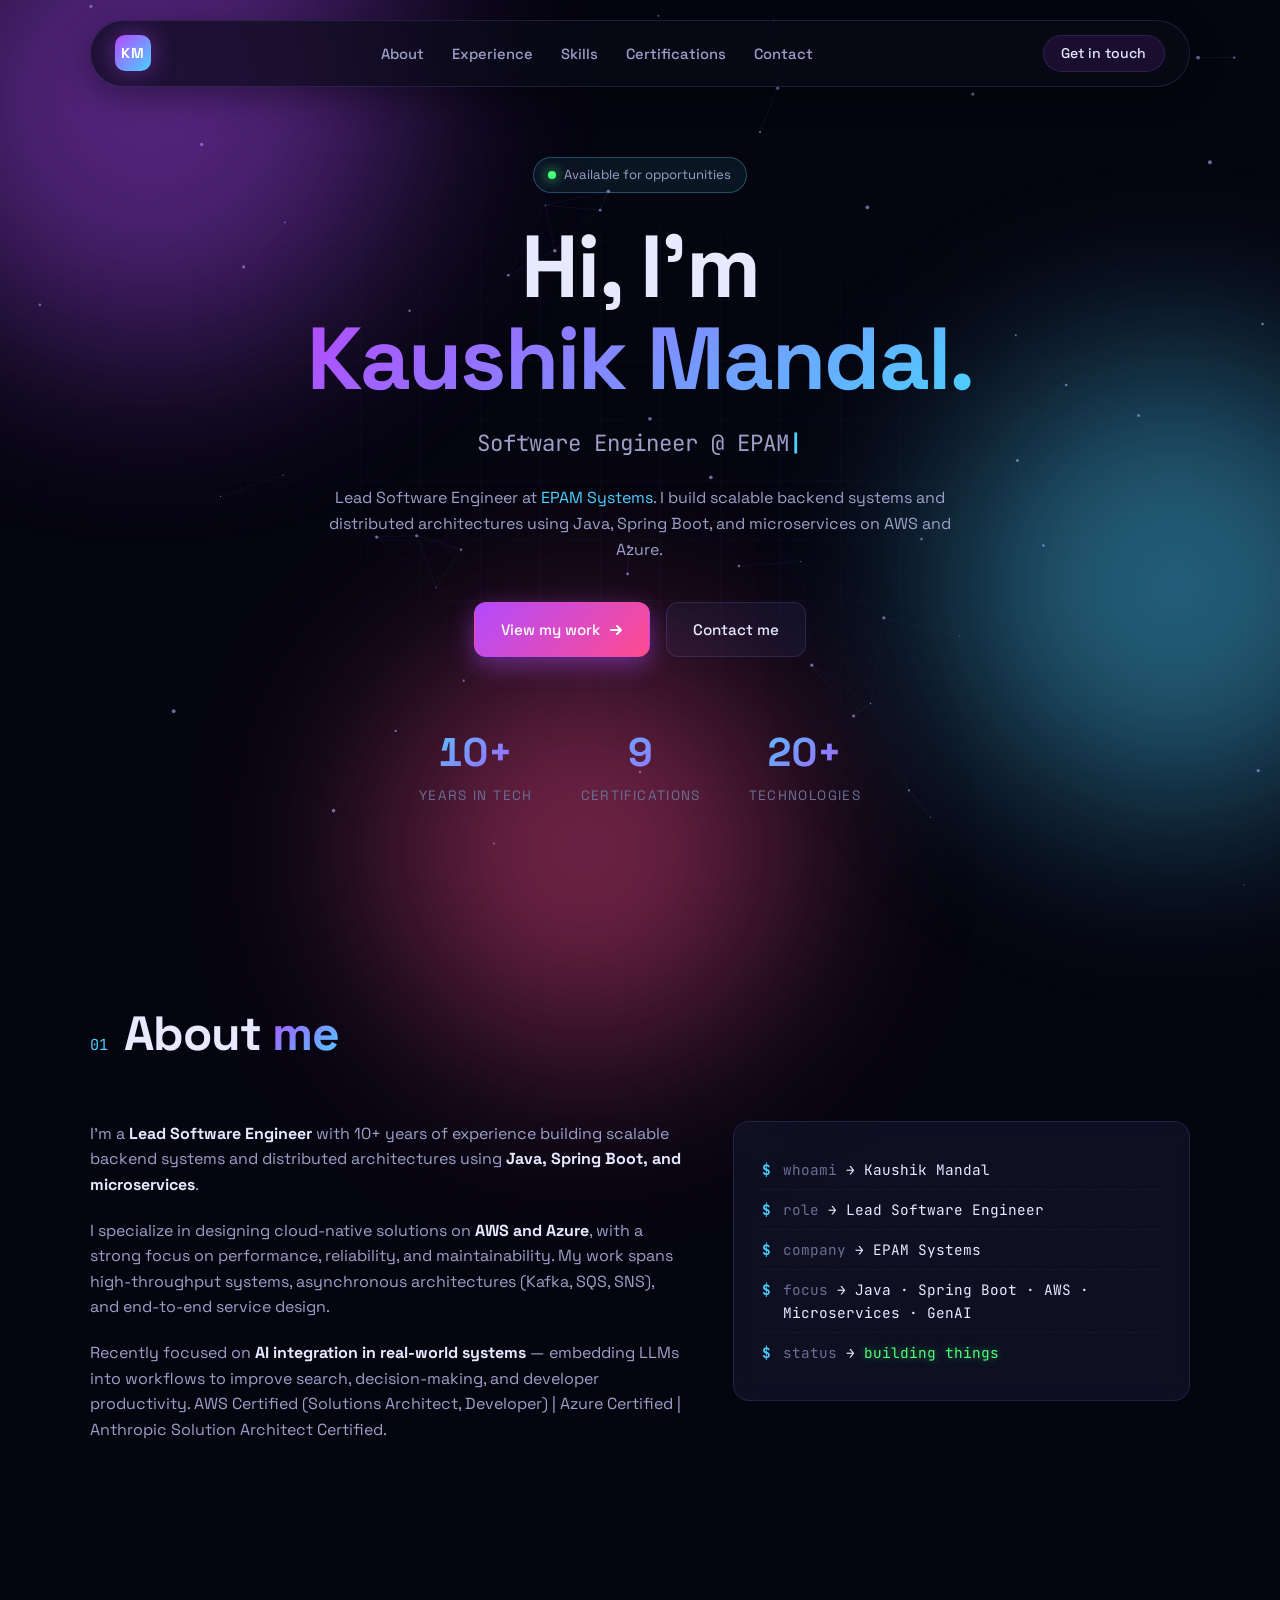
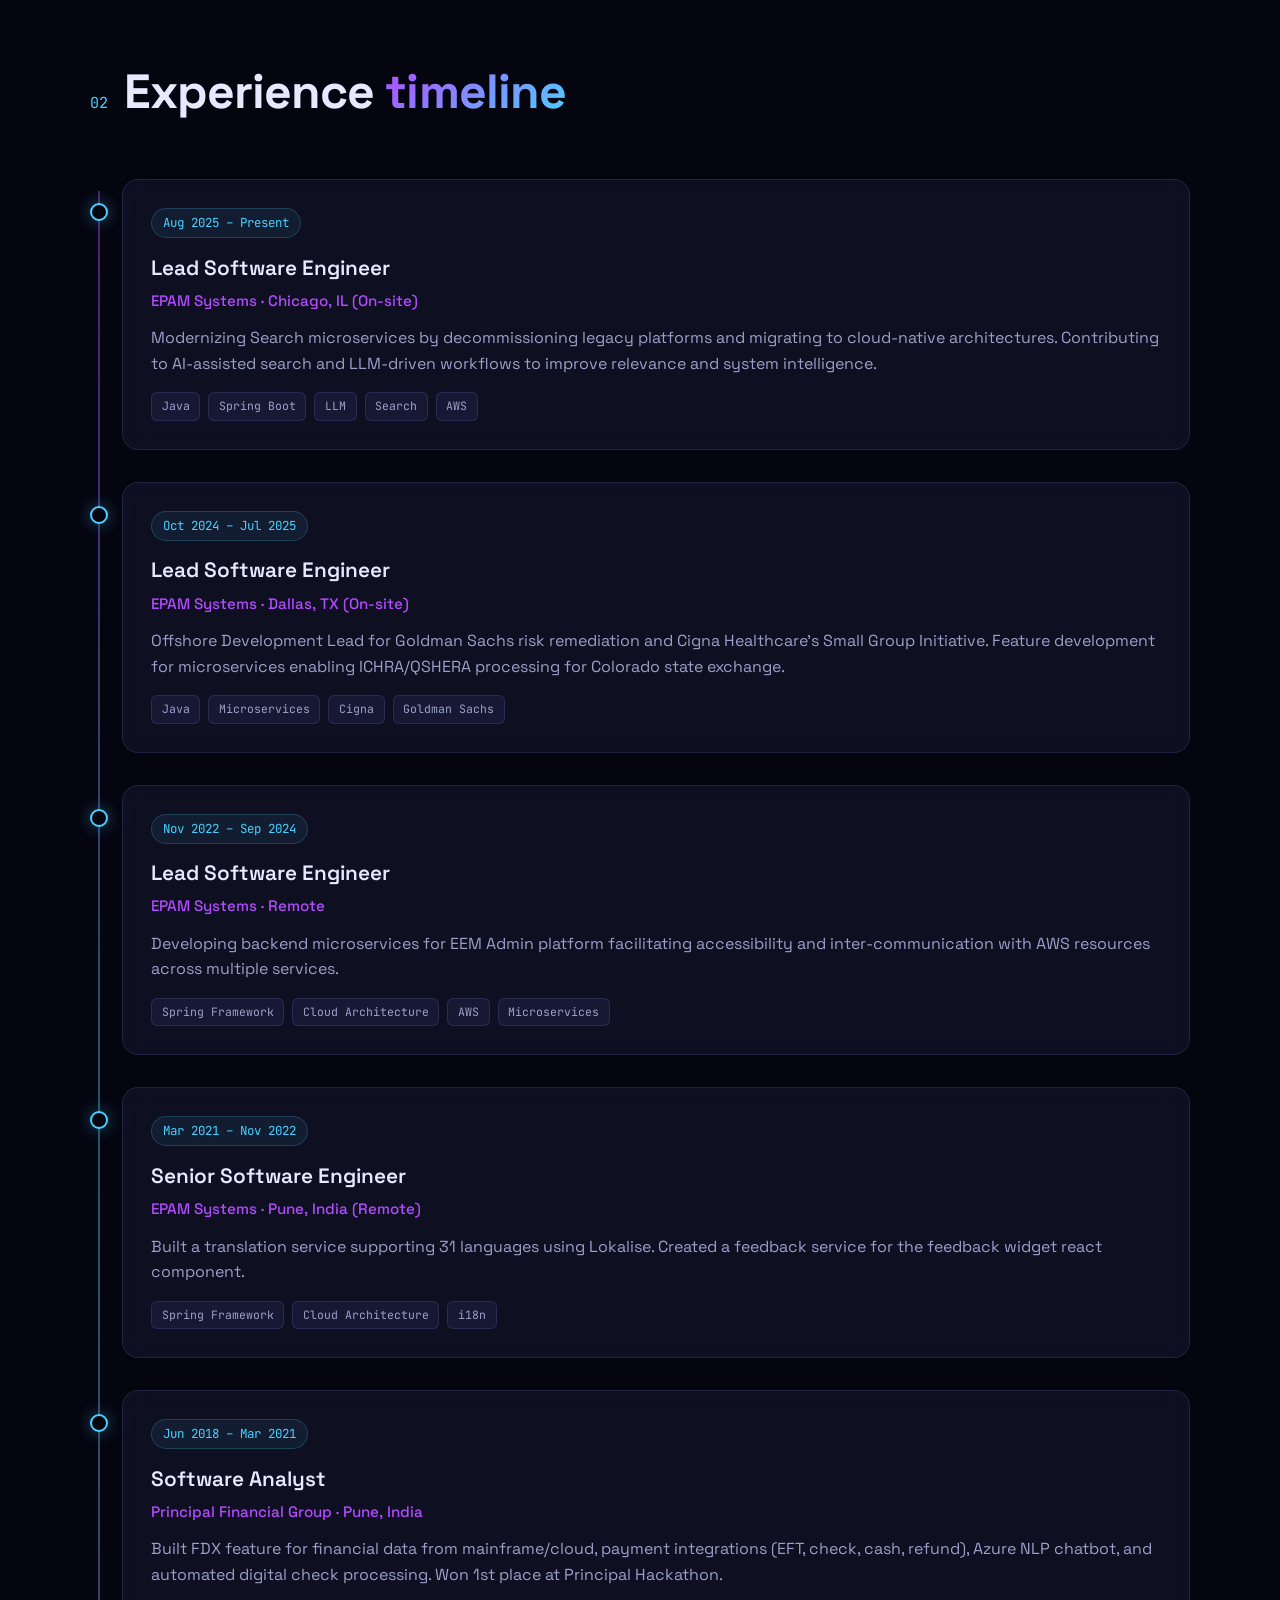
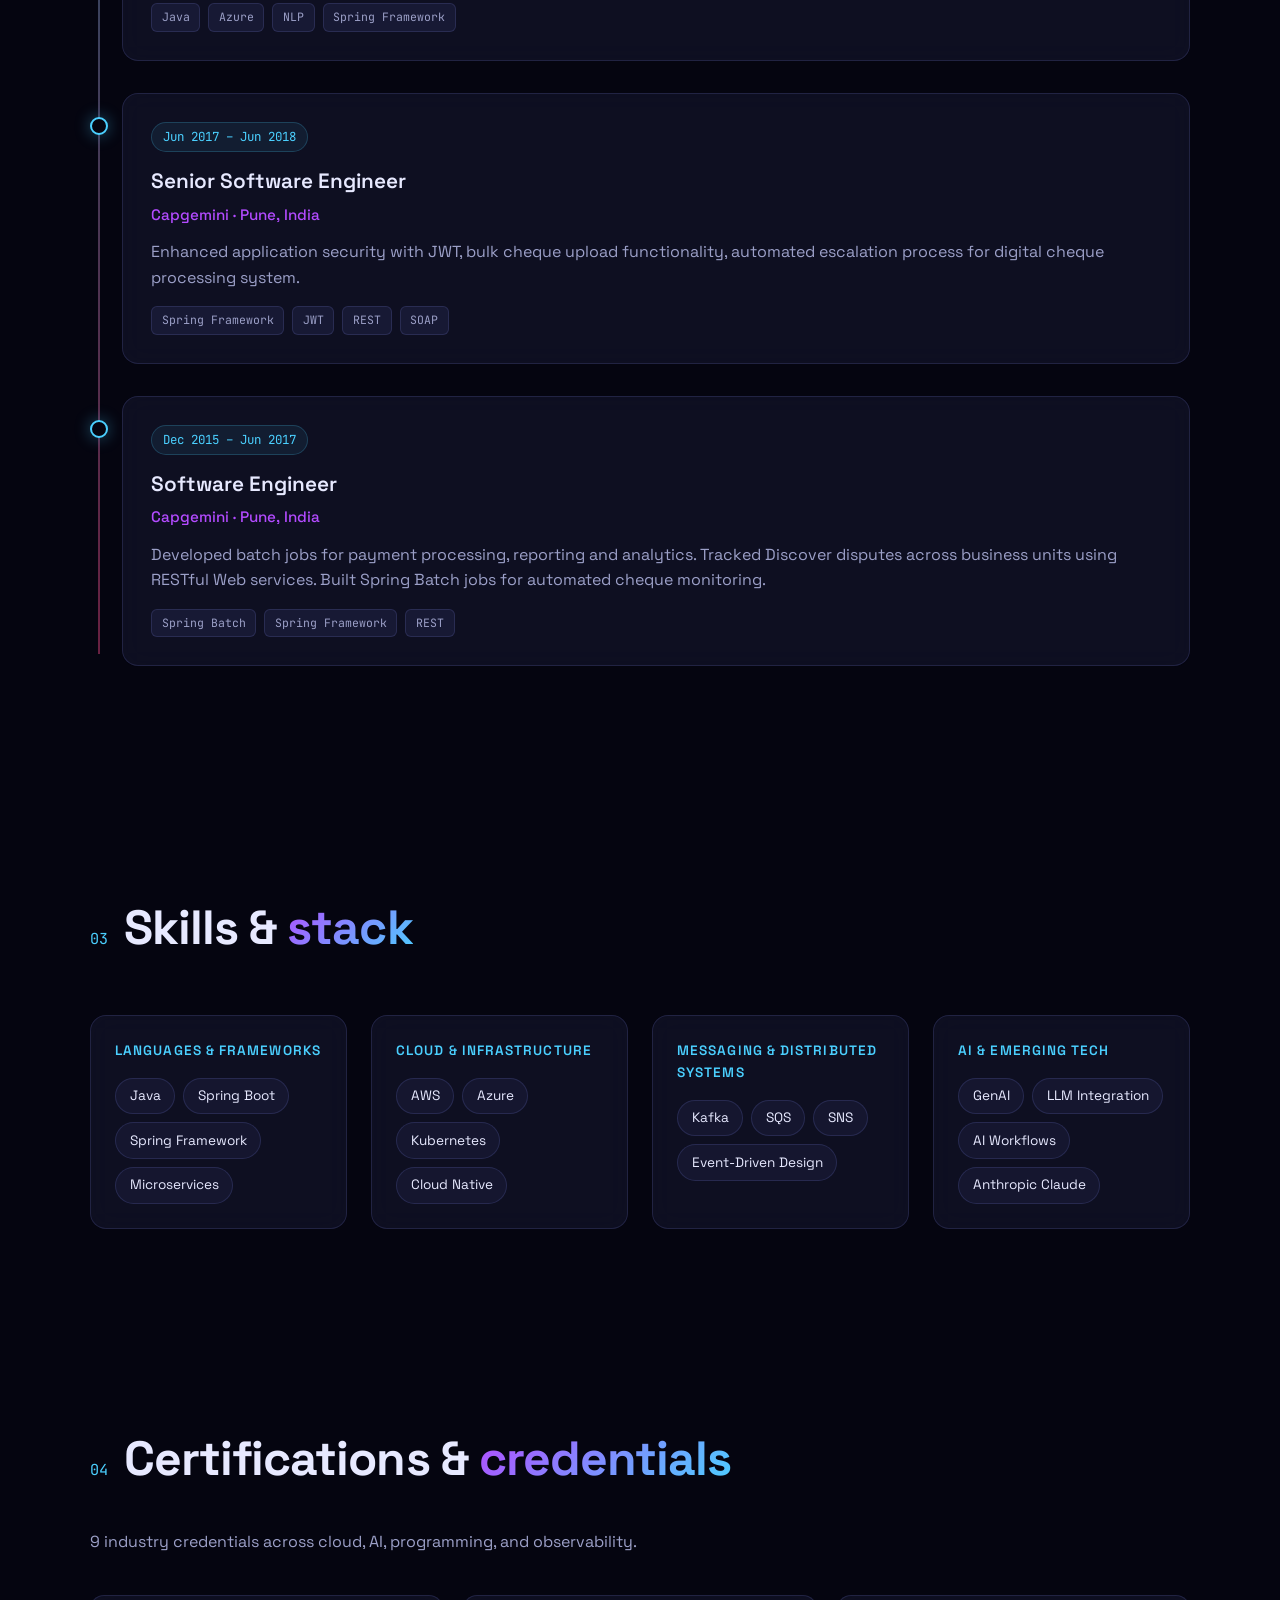
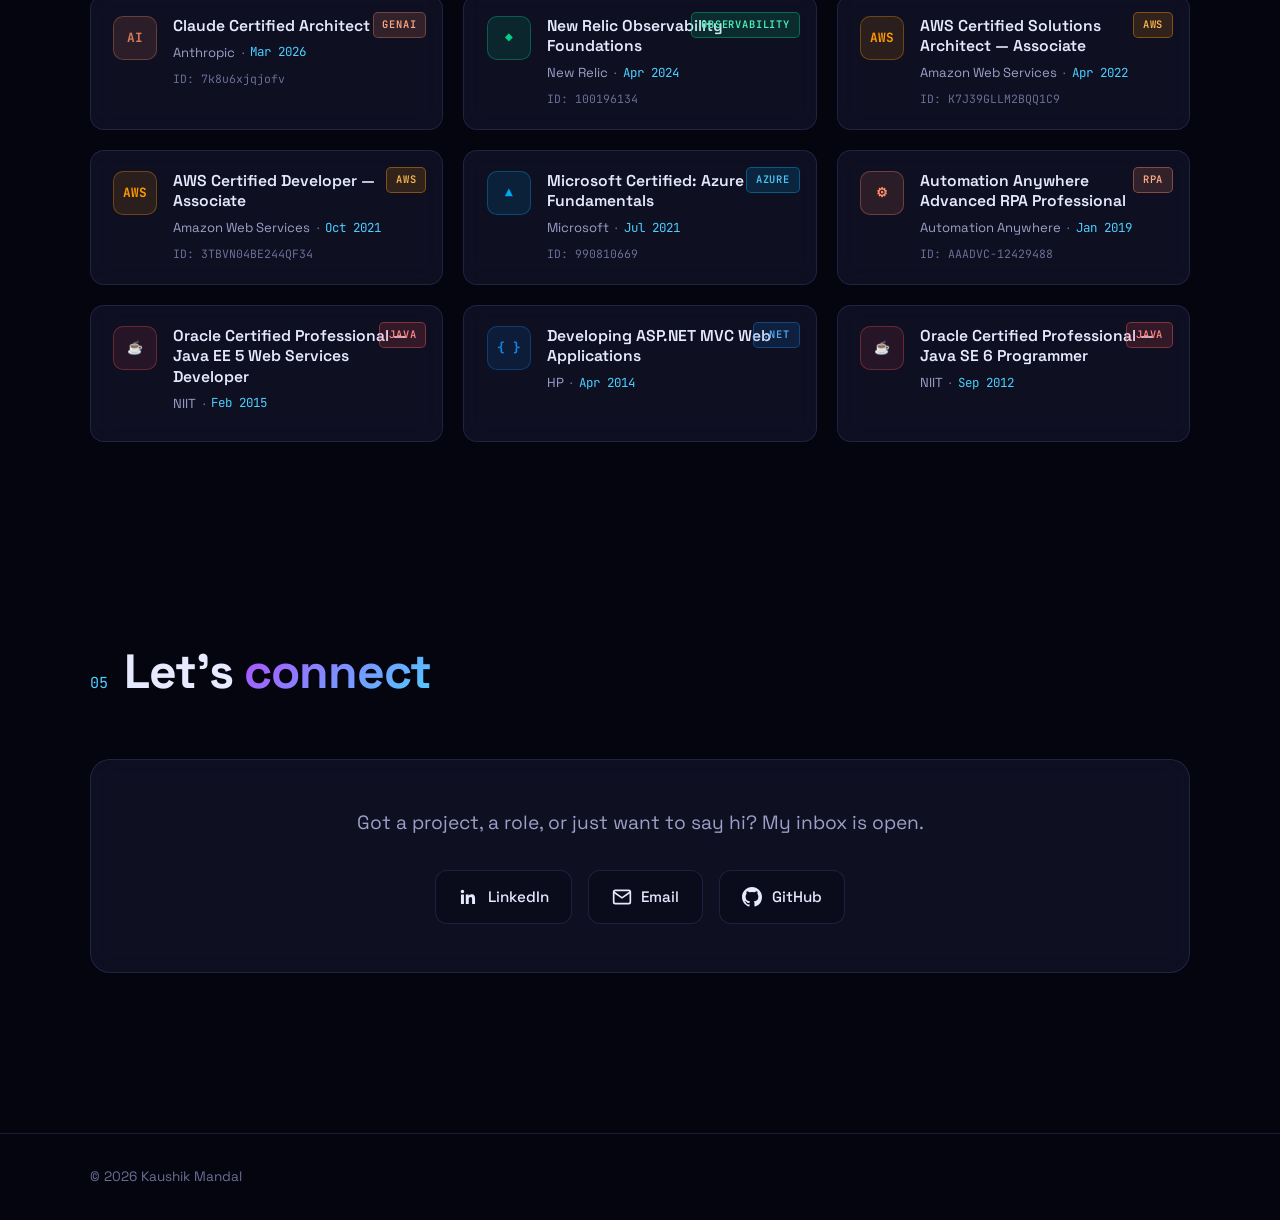
<file: index.html>
<!DOCTYPE html>
<html lang="en">
<head>
<meta charset="UTF-8" />
<meta name="viewport" content="width=device-width, initial-scale=1.0" />
<title>Kaushik Mandal — Neon</title>
<link rel="preconnect" href="https://fonts.googleapis.com" />
<link rel="preconnect" href="https://fonts.gstatic.com" crossorigin />
<link href="https://fonts.googleapis.com/css2?family=Space+Grotesk:wght@400;500;600;700&family=JetBrains+Mono:wght@400;500&display=swap" rel="stylesheet" />
<link rel="stylesheet" href="design-1-cyberpunk/styles.css" />
</head>
<body>
<canvas id="bg-particles"></canvas>
<div class="grid-overlay"></div>
<div class="glow-blob blob-1"></div>
<div class="glow-blob blob-2"></div>
<div class="glow-blob blob-3"></div>

<nav class="nav">
  <a href="#hero" class="nav-logo"><span class="logo-mark">KM</span></a>
  <ul class="nav-links">
    <li><a href="#about">About</a></li>
    <li><a href="#experience">Experience</a></li>
    <li><a href="#skills">Skills</a></li>
    <li><a href="#certifications">Certifications</a></li>
    <li><a href="#contact">Contact</a></li>
  </ul>
  <button class="nav-cta" onclick="document.getElementById('contact').scrollIntoView({behavior:'smooth'})">Get in touch</button>
</nav>

<section id="hero" class="hero">
  <div class="hero-inner">
    <div class="badge"><span class="dot"></span><span>Available for opportunities</span></div>
    <h1 class="hero-title"><span class="line">Hi, I'm</span><span class="line gradient-text">Kaushik Mandal.</span></h1>
    <p class="hero-subtitle"><span id="typed-text"></span><span class="cursor">|</span></p>
    <p class="hero-blurb">Lead Software Engineer at <a href="https://www.epam.com" target="_blank" rel="noopener" class="link-accent">EPAM Systems</a>. I build scalable backend systems and distributed architectures using Java, Spring Boot, and microservices on AWS and Azure.</p>
    <div class="hero-cta">
      <a href="#experience" class="btn btn-primary"><span>View my work</span><svg width="16" height="16" viewBox="0 0 16 16" fill="none"><path d="M3 8h10M9 4l4 4-4 4" stroke="currentColor" stroke-width="2" stroke-linecap="round" stroke-linejoin="round"/></svg></a>
      <a href="#contact" class="btn btn-ghost">Contact me</a>
    </div>
    <div class="hero-stats">
      <div class="stat"><div class="stat-num" data-target="10">0</div><div class="stat-label">Years in tech</div></div>
      <div class="stat"><div class="stat-num stat-exact" data-target="9">0</div><div class="stat-label">Certifications</div></div>
      <div class="stat"><div class="stat-num" data-target="20">0</div><div class="stat-label">Technologies</div></div>
    </div>
  </div>
</section>

<section id="about" class="section">
  <div class="container">
    <div class="section-header"><span class="section-num">01</span><h2 class="section-title">About <span class="gradient-text">me</span></h2></div>
    <div class="about-grid">
      <div class="about-text">
        <p>I'm a <strong>Lead Software Engineer</strong> with 10+ years of experience building scalable backend systems and distributed architectures using <strong>Java, Spring Boot, and microservices</strong>.</p>
        <p>I specialize in designing cloud-native solutions on <strong>AWS and Azure</strong>, with a strong focus on performance, reliability, and maintainability. My work spans high-throughput systems, asynchronous architectures (Kafka, SQS, SNS), and end-to-end service design.</p>
        <p>Recently focused on <strong>AI integration in real-world systems</strong> — embedding LLMs into workflows to improve search, decision-making, and developer productivity. AWS Certified (Solutions Architect, Developer) | Azure Certified | Anthropic Solution Architect Certified.</p>
      </div>
      <div class="about-card">
        <div class="about-card-row"><span class="kbd">$</span><span><span class="muted">whoami</span> → Kaushik Mandal</span></div>
        <div class="about-card-row"><span class="kbd">$</span><span><span class="muted">role</span> → Lead Software Engineer</span></div>
        <div class="about-card-row"><span class="kbd">$</span><span><span class="muted">company</span> → EPAM Systems</span></div>
        <div class="about-card-row"><span class="kbd">$</span><span><span class="muted">focus</span> → Java · Spring Boot · AWS · Microservices · GenAI</span></div>
        <div class="about-card-row"><span class="kbd">$</span><span><span class="muted">status</span> → <span class="status-online">building things</span></span></div>
      </div>
    </div>
  </div>
</section>

<section id="experience" class="section">
  <div class="container">
    <div class="section-header"><span class="section-num">02</span><h2 class="section-title">Experience <span class="gradient-text">timeline</span></h2></div>
    <div class="timeline">
      <div class="timeline-item"><div class="timeline-marker"></div><div class="timeline-card"><div class="timeline-date">Aug 2025 – Present</div><h3 class="timeline-title">Lead Software Engineer</h3><div class="timeline-company">EPAM Systems · Chicago, IL (On-site)</div><p class="timeline-desc">Modernizing Search microservices by decommissioning legacy platforms and migrating to cloud-native architectures. Contributing to AI-assisted search and LLM-driven workflows to improve relevance and system intelligence.</p><div class="tag-row"><span class="tag">Java</span><span class="tag">Spring Boot</span><span class="tag">LLM</span><span class="tag">Search</span><span class="tag">AWS</span></div></div></div>
      <div class="timeline-item"><div class="timeline-marker"></div><div class="timeline-card"><div class="timeline-date">Oct 2024 – Jul 2025</div><h3 class="timeline-title">Lead Software Engineer</h3><div class="timeline-company">EPAM Systems · Dallas, TX (On-site)</div><p class="timeline-desc">Offshore Development Lead for Goldman Sachs risk remediation and Cigna Healthcare's Small Group Initiative. Feature development for microservices enabling ICHRA/QSHERA processing for Colorado state exchange.</p><div class="tag-row"><span class="tag">Java</span><span class="tag">Microservices</span><span class="tag">Cigna</span><span class="tag">Goldman Sachs</span></div></div></div>
      <div class="timeline-item"><div class="timeline-marker"></div><div class="timeline-card"><div class="timeline-date">Nov 2022 – Sep 2024</div><h3 class="timeline-title">Lead Software Engineer</h3><div class="timeline-company">EPAM Systems · Remote</div><p class="timeline-desc">Developing backend microservices for EEM Admin platform facilitating accessibility and inter-communication with AWS resources across multiple services.</p><div class="tag-row"><span class="tag">Spring Framework</span><span class="tag">Cloud Architecture</span><span class="tag">AWS</span><span class="tag">Microservices</span></div></div></div>
      <div class="timeline-item"><div class="timeline-marker"></div><div class="timeline-card"><div class="timeline-date">Mar 2021 – Nov 2022</div><h3 class="timeline-title">Senior Software Engineer</h3><div class="timeline-company">EPAM Systems · Pune, India (Remote)</div><p class="timeline-desc">Built a translation service supporting 31 languages using Lokalise. Created a feedback service for the feedback widget react component.</p><div class="tag-row"><span class="tag">Spring Framework</span><span class="tag">Cloud Architecture</span><span class="tag">i18n</span></div></div></div>
      <div class="timeline-item"><div class="timeline-marker"></div><div class="timeline-card"><div class="timeline-date">Jun 2018 – Mar 2021</div><h3 class="timeline-title">Software Analyst</h3><div class="timeline-company">Principal Financial Group · Pune, India</div><p class="timeline-desc">Built FDX feature for financial data from mainframe/cloud, payment integrations (EFT, check, cash, refund), Azure NLP chatbot, and automated digital check processing. Won 1st place at Principal Hackathon.</p><div class="tag-row"><span class="tag">Java</span><span class="tag">Azure</span><span class="tag">NLP</span><span class="tag">Spring Framework</span></div></div></div>
      <div class="timeline-item"><div class="timeline-marker"></div><div class="timeline-card"><div class="timeline-date">Jun 2017 – Jun 2018</div><h3 class="timeline-title">Senior Software Engineer</h3><div class="timeline-company">Capgemini · Pune, India</div><p class="timeline-desc">Enhanced application security with JWT, bulk cheque upload functionality, automated escalation process for digital cheque processing system.</p><div class="tag-row"><span class="tag">Spring Framework</span><span class="tag">JWT</span><span class="tag">REST</span><span class="tag">SOAP</span></div></div></div>
      <div class="timeline-item"><div class="timeline-marker"></div><div class="timeline-card"><div class="timeline-date">Dec 2015 – Jun 2017</div><h3 class="timeline-title">Software Engineer</h3><div class="timeline-company">Capgemini · Pune, India</div><p class="timeline-desc">Developed batch jobs for payment processing, reporting and analytics. Tracked Discover disputes across business units using RESTful Web services. Built Spring Batch jobs for automated cheque monitoring.</p><div class="tag-row"><span class="tag">Spring Batch</span><span class="tag">Spring Framework</span><span class="tag">REST</span></div></div></div>
    </div>
  </div>
</section>

<section id="skills" class="section">
  <div class="container">
    <div class="section-header"><span class="section-num">03</span><h2 class="section-title">Skills &amp; <span class="gradient-text">stack</span></h2></div>
    <div class="skills-grid">
      <div class="skill-group"><h3 class="skill-group-title">Languages &amp; Frameworks</h3><div class="skill-list"><span class="skill">Java</span><span class="skill">Spring Boot</span><span class="skill">Spring Framework</span><span class="skill">Microservices</span></div></div>
      <div class="skill-group"><h3 class="skill-group-title">Cloud &amp; Infrastructure</h3><div class="skill-list"><span class="skill">AWS</span><span class="skill">Azure</span><span class="skill">Kubernetes</span><span class="skill">Cloud Native</span></div></div>
      <div class="skill-group"><h3 class="skill-group-title">Messaging &amp; Distributed Systems</h3><div class="skill-list"><span class="skill">Kafka</span><span class="skill">SQS</span><span class="skill">SNS</span><span class="skill">Event-Driven Design</span></div></div>
      <div class="skill-group"><h3 class="skill-group-title">AI &amp; Emerging Tech</h3><div class="skill-list"><span class="skill">GenAI</span><span class="skill">LLM Integration</span><span class="skill">AI Workflows</span><span class="skill">Anthropic Claude</span></div></div>
    </div>
  </div>
</section>

<section id="certifications" class="section">
  <div class="container">
    <div class="section-header"><span class="section-num">04</span><h2 class="section-title">Certifications &amp; <span class="gradient-text">credentials</span></h2></div>
    <p class="section-lead">9 industry credentials across cloud, AI, programming, and observability.</p>
    <div class="cert-grid">
      <article class="cert-card"><div class="cert-icon cert-icon-anthropic">AI</div><div class="cert-body"><div class="cert-name">Claude Certified Architect</div><div class="cert-meta"><span>Anthropic</span><span class="dot-sep">·</span><span class="cert-year">Mar 2026</span></div><div class="cert-credential">ID: 7k8u6xjqjofv</div></div><span class="cert-badge cert-badge-anthropic">GenAI</span></article>
      <article class="cert-card"><div class="cert-icon cert-icon-newrelic">◆</div><div class="cert-body"><div class="cert-name">New Relic Observability Foundations</div><div class="cert-meta"><span>New Relic</span><span class="dot-sep">·</span><span class="cert-year">Apr 2024</span></div><div class="cert-credential">ID: 100196134</div></div><span class="cert-badge cert-badge-newrelic">Observability</span></article>
      <article class="cert-card"><div class="cert-icon cert-icon-aws">AWS</div><div class="cert-body"><div class="cert-name">AWS Certified Solutions Architect — Associate</div><div class="cert-meta"><span>Amazon Web Services</span><span class="dot-sep">·</span><span class="cert-year">Apr 2022</span></div><div class="cert-credential">ID: K7J39GLLM2BQQ1C9</div></div><span class="cert-badge cert-badge-aws">AWS</span></article>
      <article class="cert-card"><div class="cert-icon cert-icon-aws">AWS</div><div class="cert-body"><div class="cert-name">AWS Certified Developer — Associate</div><div class="cert-meta"><span>Amazon Web Services</span><span class="dot-sep">·</span><span class="cert-year">Oct 2021</span></div><div class="cert-credential">ID: 3TBVN04BE244QF34</div></div><span class="cert-badge cert-badge-aws">AWS</span></article>
      <article class="cert-card"><div class="cert-icon cert-icon-azure">▲</div><div class="cert-body"><div class="cert-name">Microsoft Certified: Azure Fundamentals</div><div class="cert-meta"><span>Microsoft</span><span class="dot-sep">·</span><span class="cert-year">Jul 2021</span></div><div class="cert-credential">ID: 990810669</div></div><span class="cert-badge cert-badge-azure">Azure</span></article>
      <article class="cert-card"><div class="cert-icon cert-icon-rpa">⚙</div><div class="cert-body"><div class="cert-name">Automation Anywhere Advanced RPA Professional</div><div class="cert-meta"><span>Automation Anywhere</span><span class="dot-sep">·</span><span class="cert-year">Jan 2019</span></div><div class="cert-credential">ID: AAADVC-12429488</div></div><span class="cert-badge cert-badge-rpa">RPA</span></article>
      <article class="cert-card"><div class="cert-icon cert-icon-oracle">☕</div><div class="cert-body"><div class="cert-name">Oracle Certified Professional — Java EE 5 Web Services Developer</div><div class="cert-meta"><span>NIIT</span><span class="dot-sep">·</span><span class="cert-year">Feb 2015</span></div></div><span class="cert-badge cert-badge-oracle">Java</span></article>
      <article class="cert-card"><div class="cert-icon cert-icon-hp">{ }</div><div class="cert-body"><div class="cert-name">Developing ASP.NET MVC Web Applications</div><div class="cert-meta"><span>HP</span><span class="dot-sep">·</span><span class="cert-year">Apr 2014</span></div></div><span class="cert-badge cert-badge-hp">.NET</span></article>
      <article class="cert-card"><div class="cert-icon cert-icon-oracle">☕</div><div class="cert-body"><div class="cert-name">Oracle Certified Professional — Java SE 6 Programmer</div><div class="cert-meta"><span>NIIT</span><span class="dot-sep">·</span><span class="cert-year">Sep 2012</span></div></div><span class="cert-badge cert-badge-oracle">Java</span></article>
    </div>
  </div>
</section>

<section id="contact" class="section">
  <div class="container">
    <div class="section-header"><span class="section-num">05</span><h2 class="section-title">Let's <span class="gradient-text">connect</span></h2></div>
    <div class="contact-card">
      <p class="contact-lead">Got a project, a role, or just want to say hi? My inbox is open.</p>
      <div class="contact-links">
        <a href="https://www.linkedin.com/in/kaushik-mandal-11a89b25/" target="_blank" rel="noopener" class="contact-link"><svg width="20" height="20" viewBox="0 0 24 24" fill="currentColor"><path d="M20.45 20.45h-3.55v-5.57c0-1.33-.02-3.03-1.85-3.03-1.85 0-2.13 1.45-2.13 2.94v5.66H9.36V9h3.41v1.56h.05c.47-.9 1.64-1.85 3.37-1.85 3.61 0 4.27 2.37 4.27 5.46v6.28zM5.34 7.43c-1.14 0-2.06-.92-2.06-2.06 0-1.14.92-2.06 2.06-2.06 1.14 0 2.06.92 2.06 2.06 0 1.14-.92 2.06-2.06 2.06zM7.12 20.45H3.56V9h3.56v11.45z"/></svg><span>LinkedIn</span></a>
        <a href="mailto:kaushikmandal27@gmail.com" class="contact-link"><svg width="20" height="20" viewBox="0 0 24 24" fill="none" stroke="currentColor" stroke-width="2"><path d="M4 4h16c1.1 0 2 .9 2 2v12c0 1.1-.9 2-2 2H4c-1.1 0-2-.9-2-2V6c0-1.1.9-2 2-2z"/><polyline points="22,6 12,13 2,6"/></svg><span>Email</span></a>
        <a href="https://github.com/Kaushik27" target="_blank" rel="noopener" class="contact-link"><svg width="20" height="20" viewBox="0 0 24 24" fill="currentColor"><path d="M12 0C5.37 0 0 5.37 0 12c0 5.3 3.44 9.8 8.21 11.39.6.11.82-.26.82-.58 0-.29-.01-1.06-.02-2.07-3.34.72-4.04-1.61-4.04-1.61C4.42 17.84 3.63 17.5 3.63 17.5c-1.09-.74.08-.73.08-.73 1.2.08 1.84 1.23 1.84 1.23 1.07 1.83 2.81 1.3 3.49.99.11-.78.42-1.3.76-1.6-2.66-.3-5.47-1.33-5.47-5.93 0-1.31.47-2.38 1.24-3.22-.13-.3-.54-1.52.11-3.18 0 0 1-.32 3.3 1.23a11.5 11.5 0 0 1 6 0c2.3-1.55 3.3-1.23 3.3-1.23.65 1.66.24 2.88.12 3.18.77.84 1.24 1.91 1.24 3.22 0 4.61-2.81 5.63-5.48 5.92.43.37.81 1.1.81 2.22 0 1.6-.01 2.89-.01 3.29 0 .32.21.7.83.58A12 12 0 0 0 24 12c0-6.63-5.37-12-12-12z"/></svg><span>GitHub</span></a>
      </div>
    </div>
  </div>
</section>

<footer class="footer">
  <div class="container footer-inner">
    <span>© <span id="year"></span> Kaushik Mandal</span>
  </div>
</footer>

<script src="design-1-cyberpunk/script.js"></script>
</body>
</html>
</file>
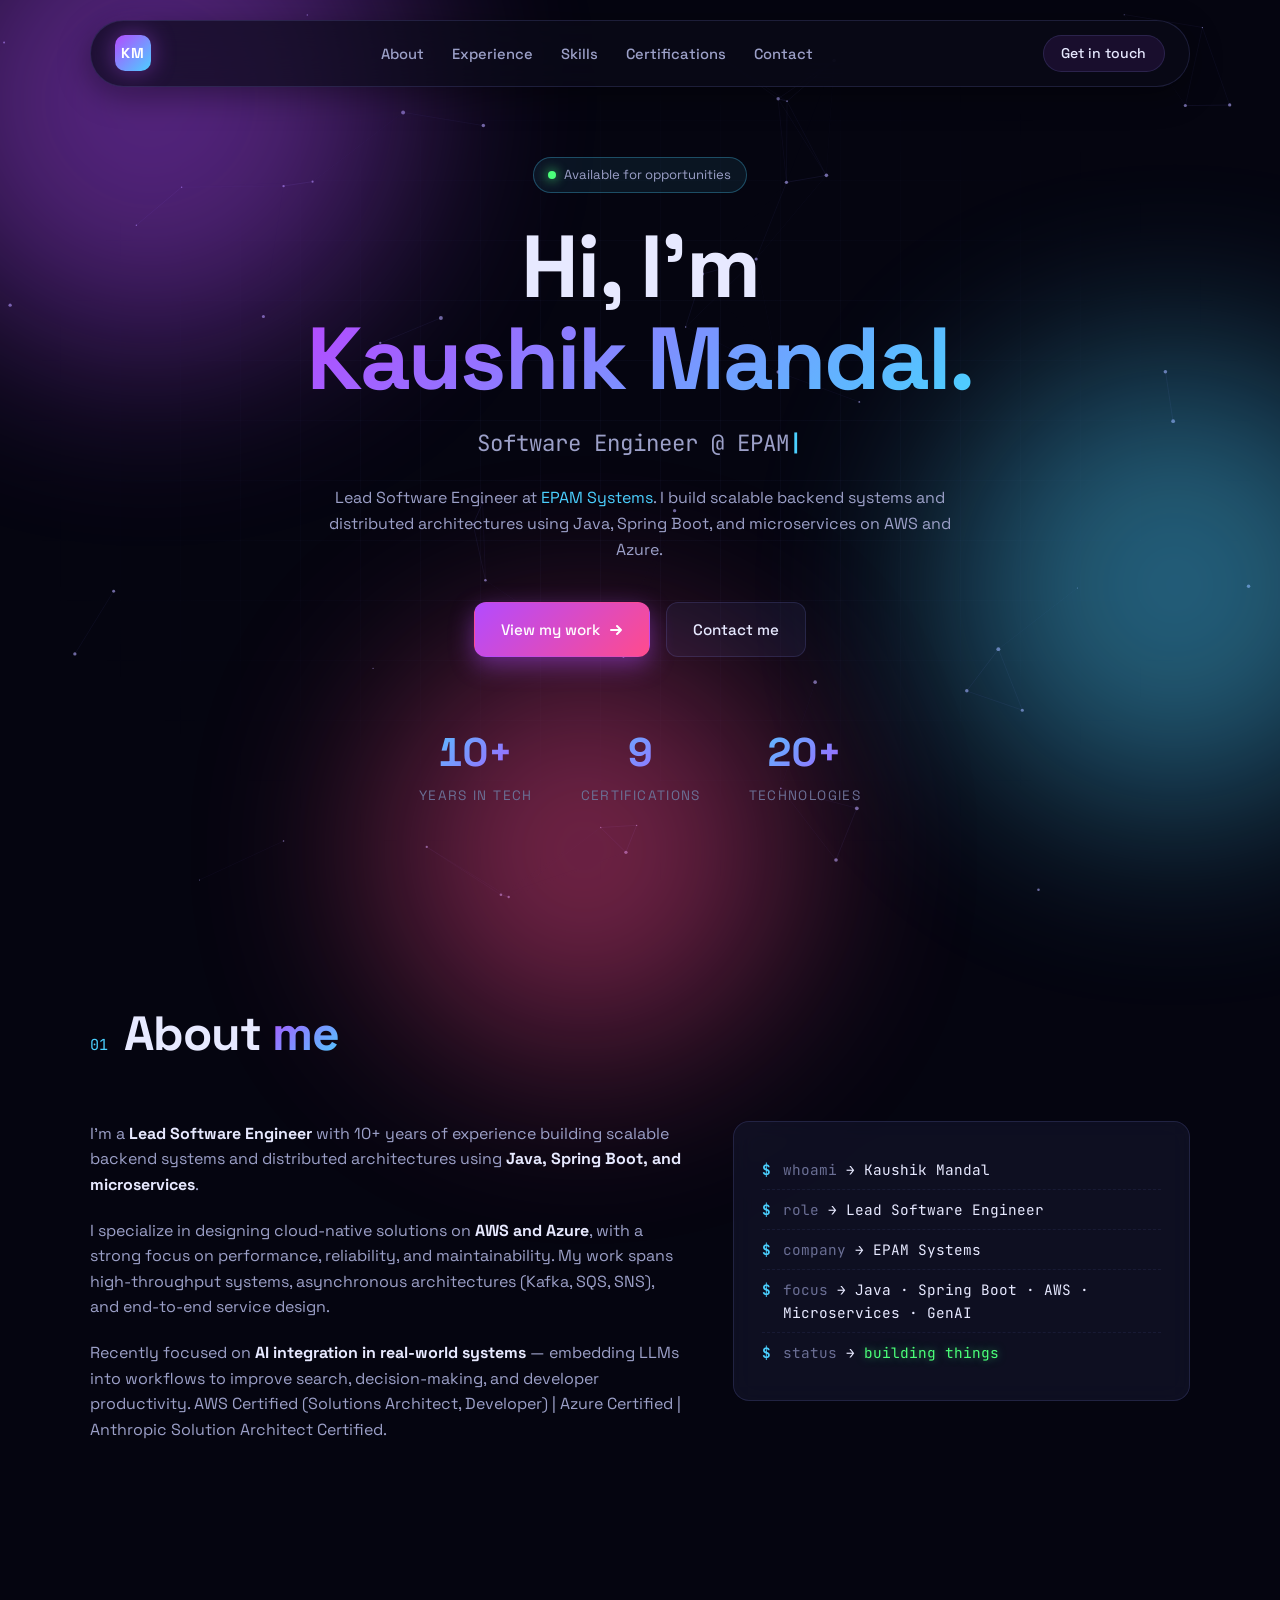
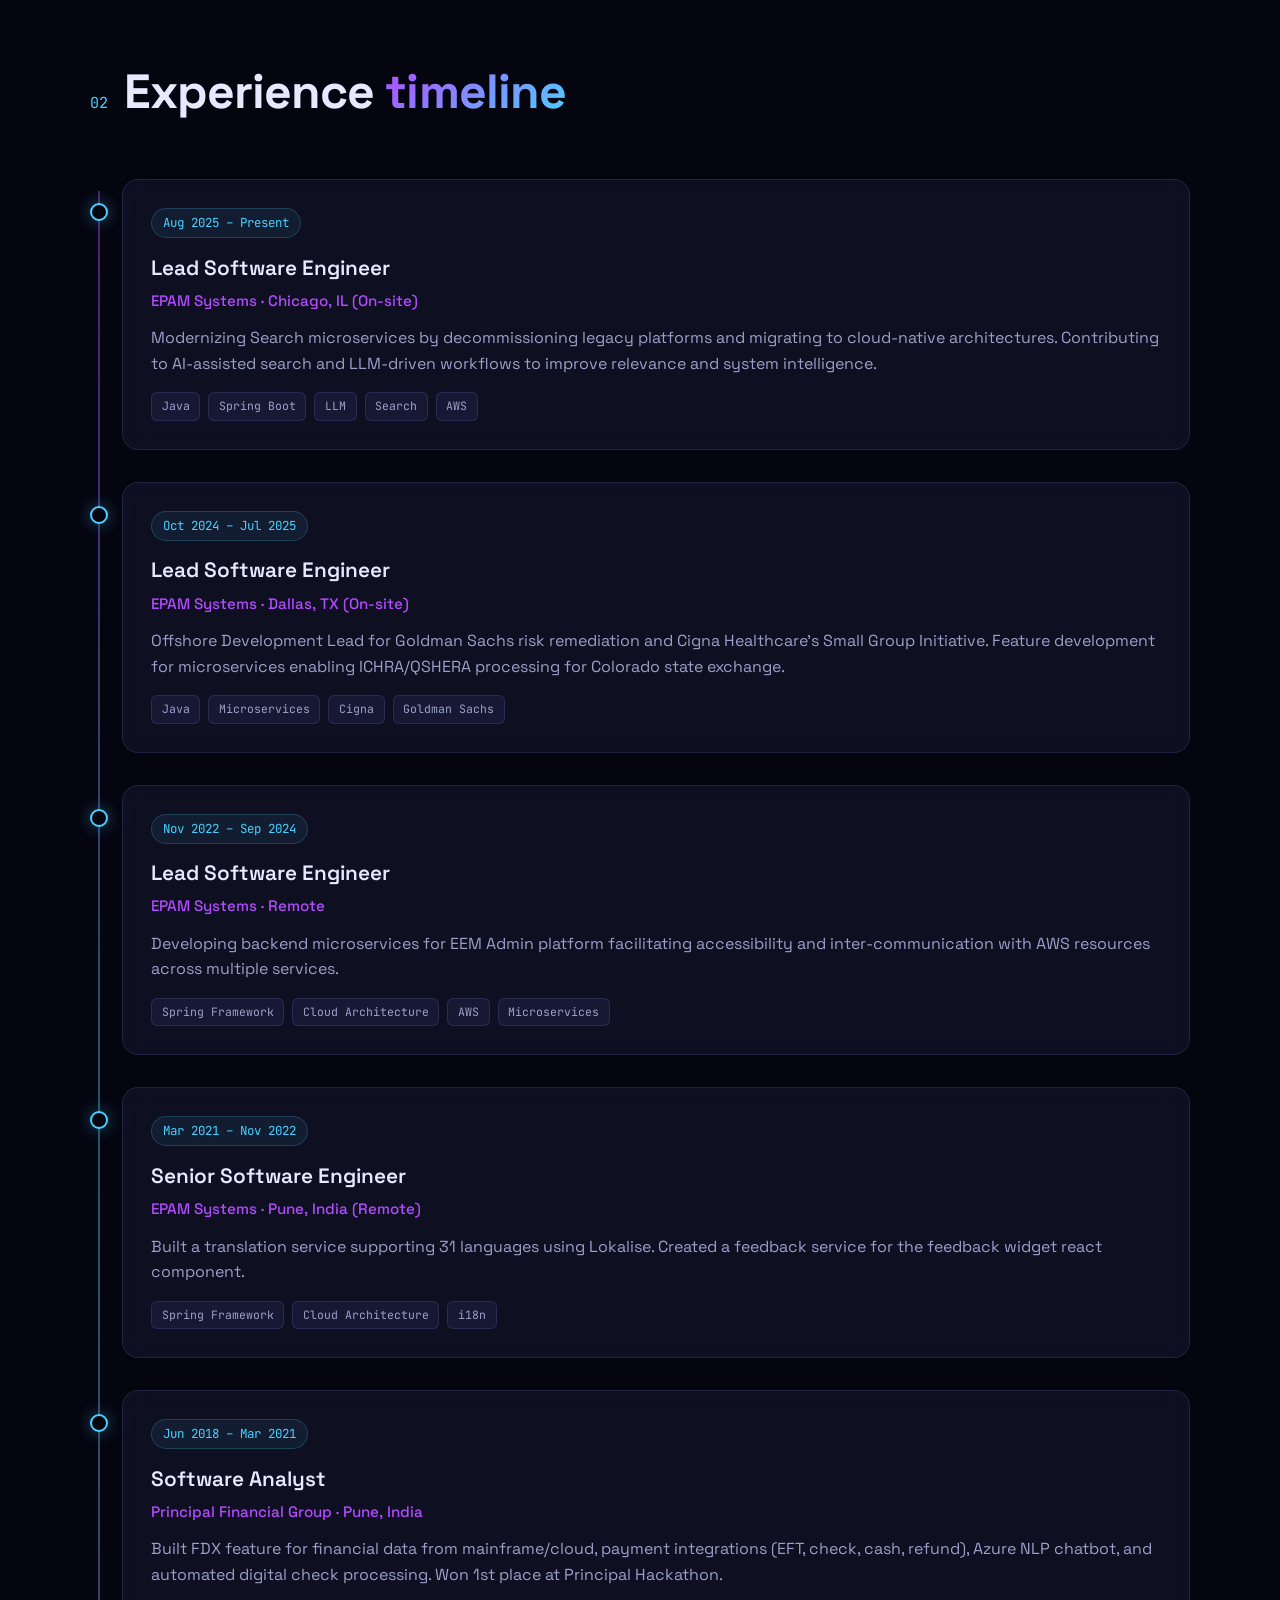
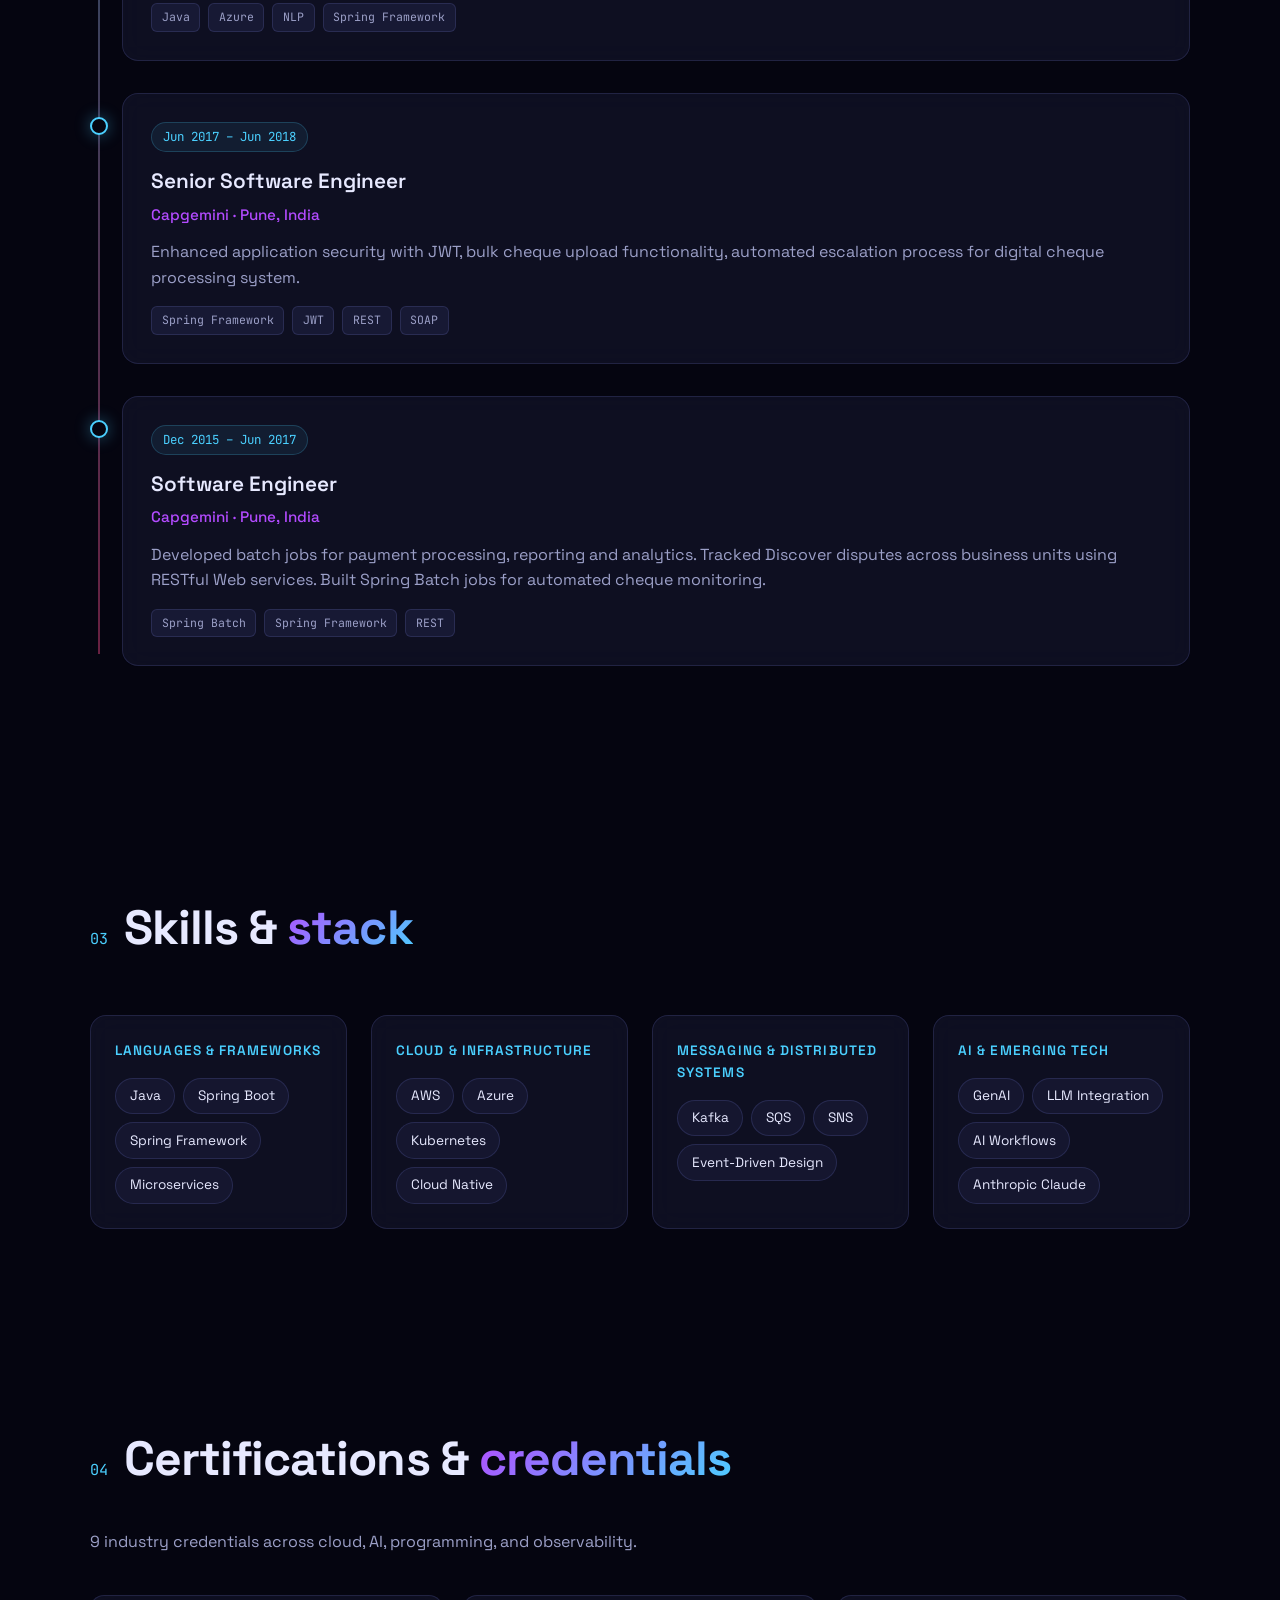
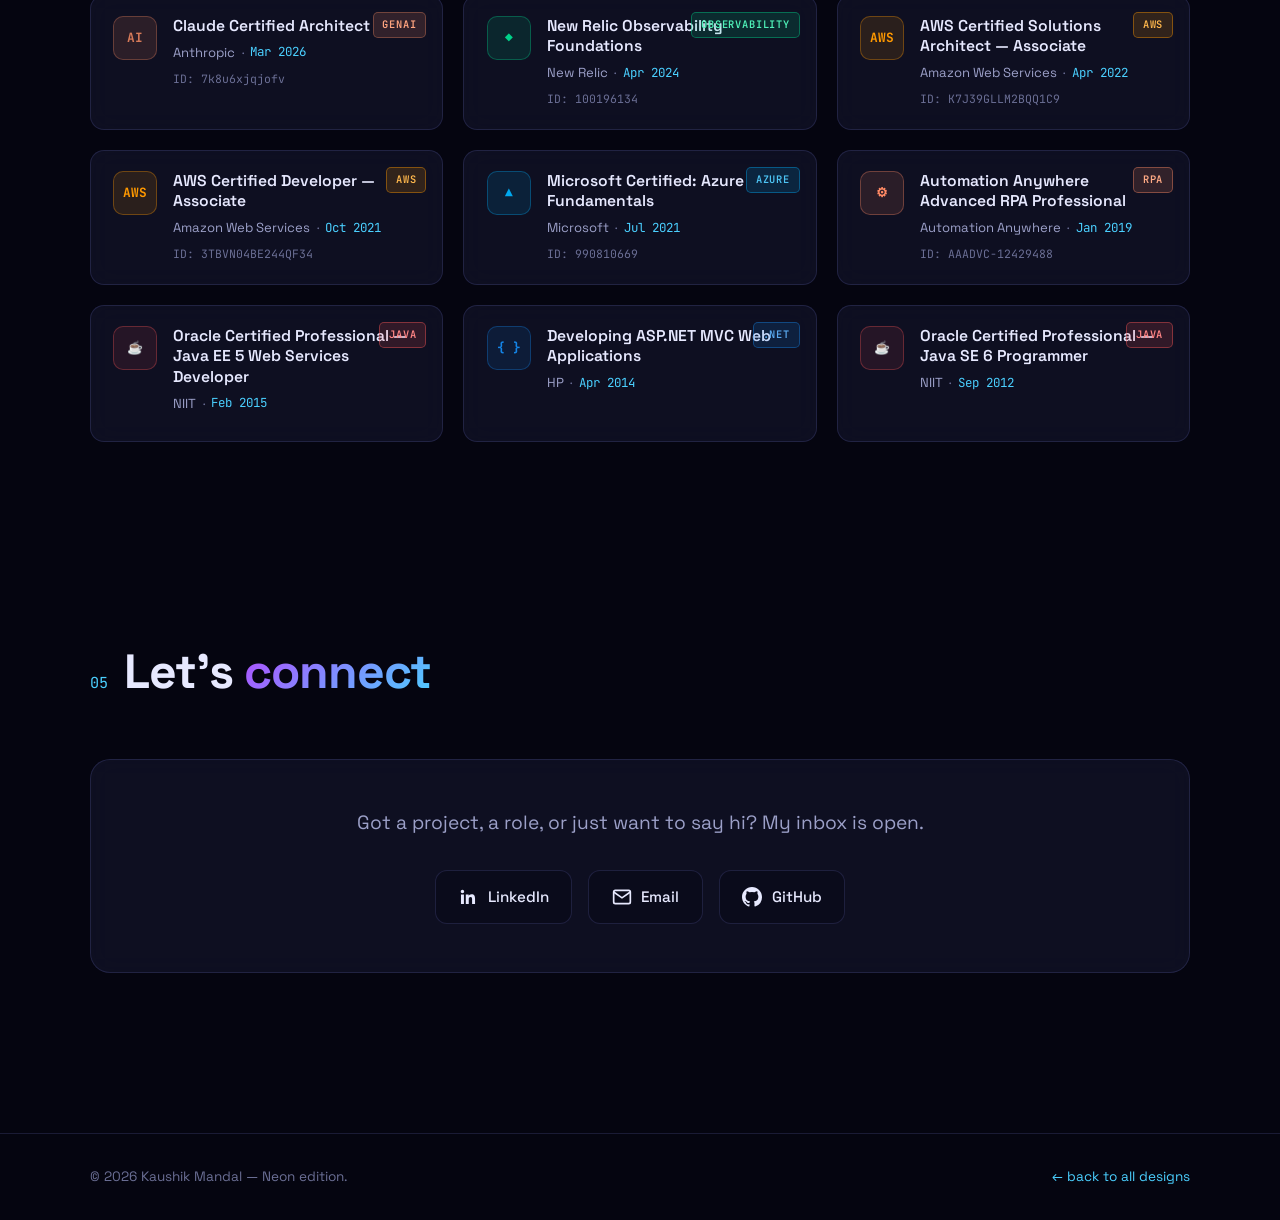
<file: design-1-cyberpunk/index.html>
<!DOCTYPE html>
<html lang="en">
<head>
<meta charset="UTF-8" />
<meta name="viewport" content="width=device-width, initial-scale=1.0" />
<title>Kaushik Mandal — Neon</title>
<link rel="preconnect" href="https://fonts.googleapis.com" />
<link rel="preconnect" href="https://fonts.gstatic.com" crossorigin />
<link href="https://fonts.googleapis.com/css2?family=Space+Grotesk:wght@400;500;600;700&family=JetBrains+Mono:wght@400;500&display=swap" rel="stylesheet" />
<link rel="stylesheet" href="styles.css" />
</head>
<body>
<canvas id="bg-particles"></canvas>
<div class="grid-overlay"></div>
<div class="glow-blob blob-1"></div>
<div class="glow-blob blob-2"></div>
<div class="glow-blob blob-3"></div>

<nav class="nav">
  <a href="#hero" class="nav-logo"><span class="logo-mark">KM</span></a>
  <ul class="nav-links">
    <li><a href="#about">About</a></li>
    <li><a href="#experience">Experience</a></li>
    <li><a href="#skills">Skills</a></li>
    <li><a href="#certifications">Certifications</a></li>
    <li><a href="#contact">Contact</a></li>
  </ul>
  <button class="nav-cta" onclick="document.getElementById('contact').scrollIntoView({behavior:'smooth'})">Get in touch</button>
</nav>

<section id="hero" class="hero">
  <div class="hero-inner">
    <div class="badge"><span class="dot"></span><span>Available for opportunities</span></div>
    <h1 class="hero-title"><span class="line">Hi, I'm</span><span class="line gradient-text">Kaushik Mandal.</span></h1>
    <p class="hero-subtitle"><span id="typed-text"></span><span class="cursor">|</span></p>
    <p class="hero-blurb">Lead Software Engineer at <a href="https://www.epam.com" target="_blank" rel="noopener" class="link-accent">EPAM Systems</a>. I build scalable backend systems and distributed architectures using Java, Spring Boot, and microservices on AWS and Azure.</p>
    <div class="hero-cta">
      <a href="#experience" class="btn btn-primary"><span>View my work</span><svg width="16" height="16" viewBox="0 0 16 16" fill="none"><path d="M3 8h10M9 4l4 4-4 4" stroke="currentColor" stroke-width="2" stroke-linecap="round" stroke-linejoin="round"/></svg></a>
      <a href="#contact" class="btn btn-ghost">Contact me</a>
    </div>
    <div class="hero-stats">
      <div class="stat"><div class="stat-num" data-target="10">0</div><div class="stat-label">Years in tech</div></div>
      <div class="stat"><div class="stat-num stat-exact" data-target="9">0</div><div class="stat-label">Certifications</div></div>
      <div class="stat"><div class="stat-num" data-target="20">0</div><div class="stat-label">Technologies</div></div>
    </div>
  </div>
</section>

<section id="about" class="section">
  <div class="container">
    <div class="section-header"><span class="section-num">01</span><h2 class="section-title">About <span class="gradient-text">me</span></h2></div>
    <div class="about-grid">
      <div class="about-text">
        <p>I'm a <strong>Lead Software Engineer</strong> with 10+ years of experience building scalable backend systems and distributed architectures using <strong>Java, Spring Boot, and microservices</strong>.</p>
        <p>I specialize in designing cloud-native solutions on <strong>AWS and Azure</strong>, with a strong focus on performance, reliability, and maintainability. My work spans high-throughput systems, asynchronous architectures (Kafka, SQS, SNS), and end-to-end service design.</p>
        <p>Recently focused on <strong>AI integration in real-world systems</strong> — embedding LLMs into workflows to improve search, decision-making, and developer productivity. AWS Certified (Solutions Architect, Developer) | Azure Certified | Anthropic Solution Architect Certified.</p>
      </div>
      <div class="about-card">
        <div class="about-card-row"><span class="kbd">$</span><span><span class="muted">whoami</span> → Kaushik Mandal</span></div>
        <div class="about-card-row"><span class="kbd">$</span><span><span class="muted">role</span> → Lead Software Engineer</span></div>
        <div class="about-card-row"><span class="kbd">$</span><span><span class="muted">company</span> → EPAM Systems</span></div>
        <div class="about-card-row"><span class="kbd">$</span><span><span class="muted">focus</span> → Java · Spring Boot · AWS · Microservices · GenAI</span></div>
        <div class="about-card-row"><span class="kbd">$</span><span><span class="muted">status</span> → <span class="status-online">building things</span></span></div>
      </div>
    </div>
  </div>
</section>

<section id="experience" class="section">
  <div class="container">
    <div class="section-header"><span class="section-num">02</span><h2 class="section-title">Experience <span class="gradient-text">timeline</span></h2></div>
    <div class="timeline">
      <div class="timeline-item"><div class="timeline-marker"></div><div class="timeline-card"><div class="timeline-date">Aug 2025 – Present</div><h3 class="timeline-title">Lead Software Engineer</h3><div class="timeline-company">EPAM Systems · Chicago, IL (On-site)</div><p class="timeline-desc">Modernizing Search microservices by decommissioning legacy platforms and migrating to cloud-native architectures. Contributing to AI-assisted search and LLM-driven workflows to improve relevance and system intelligence.</p><div class="tag-row"><span class="tag">Java</span><span class="tag">Spring Boot</span><span class="tag">LLM</span><span class="tag">Search</span><span class="tag">AWS</span></div></div></div>
      <div class="timeline-item"><div class="timeline-marker"></div><div class="timeline-card"><div class="timeline-date">Oct 2024 – Jul 2025</div><h3 class="timeline-title">Lead Software Engineer</h3><div class="timeline-company">EPAM Systems · Dallas, TX (On-site)</div><p class="timeline-desc">Offshore Development Lead for Goldman Sachs risk remediation and Cigna Healthcare's Small Group Initiative. Feature development for microservices enabling ICHRA/QSHERA processing for Colorado state exchange.</p><div class="tag-row"><span class="tag">Java</span><span class="tag">Microservices</span><span class="tag">Cigna</span><span class="tag">Goldman Sachs</span></div></div></div>
      <div class="timeline-item"><div class="timeline-marker"></div><div class="timeline-card"><div class="timeline-date">Nov 2022 – Sep 2024</div><h3 class="timeline-title">Lead Software Engineer</h3><div class="timeline-company">EPAM Systems · Remote</div><p class="timeline-desc">Developing backend microservices for EEM Admin platform facilitating accessibility and inter-communication with AWS resources across multiple services.</p><div class="tag-row"><span class="tag">Spring Framework</span><span class="tag">Cloud Architecture</span><span class="tag">AWS</span><span class="tag">Microservices</span></div></div></div>
      <div class="timeline-item"><div class="timeline-marker"></div><div class="timeline-card"><div class="timeline-date">Mar 2021 – Nov 2022</div><h3 class="timeline-title">Senior Software Engineer</h3><div class="timeline-company">EPAM Systems · Pune, India (Remote)</div><p class="timeline-desc">Built a translation service supporting 31 languages using Lokalise. Created a feedback service for the feedback widget react component.</p><div class="tag-row"><span class="tag">Spring Framework</span><span class="tag">Cloud Architecture</span><span class="tag">i18n</span></div></div></div>
      <div class="timeline-item"><div class="timeline-marker"></div><div class="timeline-card"><div class="timeline-date">Jun 2018 – Mar 2021</div><h3 class="timeline-title">Software Analyst</h3><div class="timeline-company">Principal Financial Group · Pune, India</div><p class="timeline-desc">Built FDX feature for financial data from mainframe/cloud, payment integrations (EFT, check, cash, refund), Azure NLP chatbot, and automated digital check processing. Won 1st place at Principal Hackathon.</p><div class="tag-row"><span class="tag">Java</span><span class="tag">Azure</span><span class="tag">NLP</span><span class="tag">Spring Framework</span></div></div></div>
      <div class="timeline-item"><div class="timeline-marker"></div><div class="timeline-card"><div class="timeline-date">Jun 2017 – Jun 2018</div><h3 class="timeline-title">Senior Software Engineer</h3><div class="timeline-company">Capgemini · Pune, India</div><p class="timeline-desc">Enhanced application security with JWT, bulk cheque upload functionality, automated escalation process for digital cheque processing system.</p><div class="tag-row"><span class="tag">Spring Framework</span><span class="tag">JWT</span><span class="tag">REST</span><span class="tag">SOAP</span></div></div></div>
      <div class="timeline-item"><div class="timeline-marker"></div><div class="timeline-card"><div class="timeline-date">Dec 2015 – Jun 2017</div><h3 class="timeline-title">Software Engineer</h3><div class="timeline-company">Capgemini · Pune, India</div><p class="timeline-desc">Developed batch jobs for payment processing, reporting and analytics. Tracked Discover disputes across business units using RESTful Web services. Built Spring Batch jobs for automated cheque monitoring.</p><div class="tag-row"><span class="tag">Spring Batch</span><span class="tag">Spring Framework</span><span class="tag">REST</span></div></div></div>
    </div>
  </div>
</section>

<section id="skills" class="section">
  <div class="container">
    <div class="section-header"><span class="section-num">03</span><h2 class="section-title">Skills &amp; <span class="gradient-text">stack</span></h2></div>
    <div class="skills-grid">
      <div class="skill-group"><h3 class="skill-group-title">Languages &amp; Frameworks</h3><div class="skill-list"><span class="skill">Java</span><span class="skill">Spring Boot</span><span class="skill">Spring Framework</span><span class="skill">Microservices</span></div></div>
      <div class="skill-group"><h3 class="skill-group-title">Cloud &amp; Infrastructure</h3><div class="skill-list"><span class="skill">AWS</span><span class="skill">Azure</span><span class="skill">Kubernetes</span><span class="skill">Cloud Native</span></div></div>
      <div class="skill-group"><h3 class="skill-group-title">Messaging &amp; Distributed Systems</h3><div class="skill-list"><span class="skill">Kafka</span><span class="skill">SQS</span><span class="skill">SNS</span><span class="skill">Event-Driven Design</span></div></div>
      <div class="skill-group"><h3 class="skill-group-title">AI &amp; Emerging Tech</h3><div class="skill-list"><span class="skill">GenAI</span><span class="skill">LLM Integration</span><span class="skill">AI Workflows</span><span class="skill">Anthropic Claude</span></div></div>
    </div>
  </div>
</section>

<section id="certifications" class="section">
  <div class="container">
    <div class="section-header"><span class="section-num">04</span><h2 class="section-title">Certifications &amp; <span class="gradient-text">credentials</span></h2></div>
    <p class="section-lead">9 industry credentials across cloud, AI, programming, and observability.</p>
    <div class="cert-grid">
      <article class="cert-card"><div class="cert-icon cert-icon-anthropic">AI</div><div class="cert-body"><div class="cert-name">Claude Certified Architect</div><div class="cert-meta"><span>Anthropic</span><span class="dot-sep">·</span><span class="cert-year">Mar 2026</span></div><div class="cert-credential">ID: 7k8u6xjqjofv</div></div><span class="cert-badge cert-badge-anthropic">GenAI</span></article>
      <article class="cert-card"><div class="cert-icon cert-icon-newrelic">◆</div><div class="cert-body"><div class="cert-name">New Relic Observability Foundations</div><div class="cert-meta"><span>New Relic</span><span class="dot-sep">·</span><span class="cert-year">Apr 2024</span></div><div class="cert-credential">ID: 100196134</div></div><span class="cert-badge cert-badge-newrelic">Observability</span></article>
      <article class="cert-card"><div class="cert-icon cert-icon-aws">AWS</div><div class="cert-body"><div class="cert-name">AWS Certified Solutions Architect — Associate</div><div class="cert-meta"><span>Amazon Web Services</span><span class="dot-sep">·</span><span class="cert-year">Apr 2022</span></div><div class="cert-credential">ID: K7J39GLLM2BQQ1C9</div></div><span class="cert-badge cert-badge-aws">AWS</span></article>
      <article class="cert-card"><div class="cert-icon cert-icon-aws">AWS</div><div class="cert-body"><div class="cert-name">AWS Certified Developer — Associate</div><div class="cert-meta"><span>Amazon Web Services</span><span class="dot-sep">·</span><span class="cert-year">Oct 2021</span></div><div class="cert-credential">ID: 3TBVN04BE244QF34</div></div><span class="cert-badge cert-badge-aws">AWS</span></article>
      <article class="cert-card"><div class="cert-icon cert-icon-azure">▲</div><div class="cert-body"><div class="cert-name">Microsoft Certified: Azure Fundamentals</div><div class="cert-meta"><span>Microsoft</span><span class="dot-sep">·</span><span class="cert-year">Jul 2021</span></div><div class="cert-credential">ID: 990810669</div></div><span class="cert-badge cert-badge-azure">Azure</span></article>
      <article class="cert-card"><div class="cert-icon cert-icon-rpa">⚙</div><div class="cert-body"><div class="cert-name">Automation Anywhere Advanced RPA Professional</div><div class="cert-meta"><span>Automation Anywhere</span><span class="dot-sep">·</span><span class="cert-year">Jan 2019</span></div><div class="cert-credential">ID: AAADVC-12429488</div></div><span class="cert-badge cert-badge-rpa">RPA</span></article>
      <article class="cert-card"><div class="cert-icon cert-icon-oracle">☕</div><div class="cert-body"><div class="cert-name">Oracle Certified Professional — Java EE 5 Web Services Developer</div><div class="cert-meta"><span>NIIT</span><span class="dot-sep">·</span><span class="cert-year">Feb 2015</span></div></div><span class="cert-badge cert-badge-oracle">Java</span></article>
      <article class="cert-card"><div class="cert-icon cert-icon-hp">{ }</div><div class="cert-body"><div class="cert-name">Developing ASP.NET MVC Web Applications</div><div class="cert-meta"><span>HP</span><span class="dot-sep">·</span><span class="cert-year">Apr 2014</span></div></div><span class="cert-badge cert-badge-hp">.NET</span></article>
      <article class="cert-card"><div class="cert-icon cert-icon-oracle">☕</div><div class="cert-body"><div class="cert-name">Oracle Certified Professional — Java SE 6 Programmer</div><div class="cert-meta"><span>NIIT</span><span class="dot-sep">·</span><span class="cert-year">Sep 2012</span></div></div><span class="cert-badge cert-badge-oracle">Java</span></article>
    </div>
  </div>
</section>

<section id="contact" class="section">
  <div class="container">
    <div class="section-header"><span class="section-num">05</span><h2 class="section-title">Let's <span class="gradient-text">connect</span></h2></div>
    <div class="contact-card">
      <p class="contact-lead">Got a project, a role, or just want to say hi? My inbox is open.</p>
      <div class="contact-links">
        <a href="https://www.linkedin.com/in/kaushik-mandal-11a89b25/" target="_blank" rel="noopener" class="contact-link"><svg width="20" height="20" viewBox="0 0 24 24" fill="currentColor"><path d="M20.45 20.45h-3.55v-5.57c0-1.33-.02-3.03-1.85-3.03-1.85 0-2.13 1.45-2.13 2.94v5.66H9.36V9h3.41v1.56h.05c.47-.9 1.64-1.85 3.37-1.85 3.61 0 4.27 2.37 4.27 5.46v6.28zM5.34 7.43c-1.14 0-2.06-.92-2.06-2.06 0-1.14.92-2.06 2.06-2.06 1.14 0 2.06.92 2.06 2.06 0 1.14-.92 2.06-2.06 2.06zM7.12 20.45H3.56V9h3.56v11.45z"/></svg><span>LinkedIn</span></a>
        <a href="mailto:kaushikmandal27@gmail.com" class="contact-link"><svg width="20" height="20" viewBox="0 0 24 24" fill="none" stroke="currentColor" stroke-width="2"><path d="M4 4h16c1.1 0 2 .9 2 2v12c0 1.1-.9 2-2 2H4c-1.1 0-2-.9-2-2V6c0-1.1.9-2 2-2z"/><polyline points="22,6 12,13 2,6"/></svg><span>Email</span></a>
        <a href="https://github.com/Kaushik27" target="_blank" rel="noopener" class="contact-link"><svg width="20" height="20" viewBox="0 0 24 24" fill="currentColor"><path d="M12 0C5.37 0 0 5.37 0 12c0 5.3 3.44 9.8 8.21 11.39.6.11.82-.26.82-.58 0-.29-.01-1.06-.02-2.07-3.34.72-4.04-1.61-4.04-1.61C4.42 17.84 3.63 17.5 3.63 17.5c-1.09-.74.08-.73.08-.73 1.2.08 1.84 1.23 1.84 1.23 1.07 1.83 2.81 1.3 3.49.99.11-.78.42-1.3.76-1.6-2.66-.3-5.47-1.33-5.47-5.93 0-1.31.47-2.38 1.24-3.22-.13-.3-.54-1.52.11-3.18 0 0 1-.32 3.3 1.23a11.5 11.5 0 0 1 6 0c2.3-1.55 3.3-1.23 3.3-1.23.65 1.66.24 2.88.12 3.18.77.84 1.24 1.91 1.24 3.22 0 4.61-2.81 5.63-5.48 5.92.43.37.81 1.1.81 2.22 0 1.6-.01 2.89-.01 3.29 0 .32.21.7.83.58A12 12 0 0 0 24 12c0-6.63-5.37-12-12-12z"/></svg><span>GitHub</span></a>
      </div>
    </div>
  </div>
</section>

<footer class="footer">
  <div class="container footer-inner">
    <span>© <span id="year"></span> Kaushik Mandal — Neon edition.</span>
    <span class="footer-meta"><a href="../index.html">← back to all designs</a></span>
  </div>
</footer>

<script src="script.js"></script>
</body>
</html>
</file>
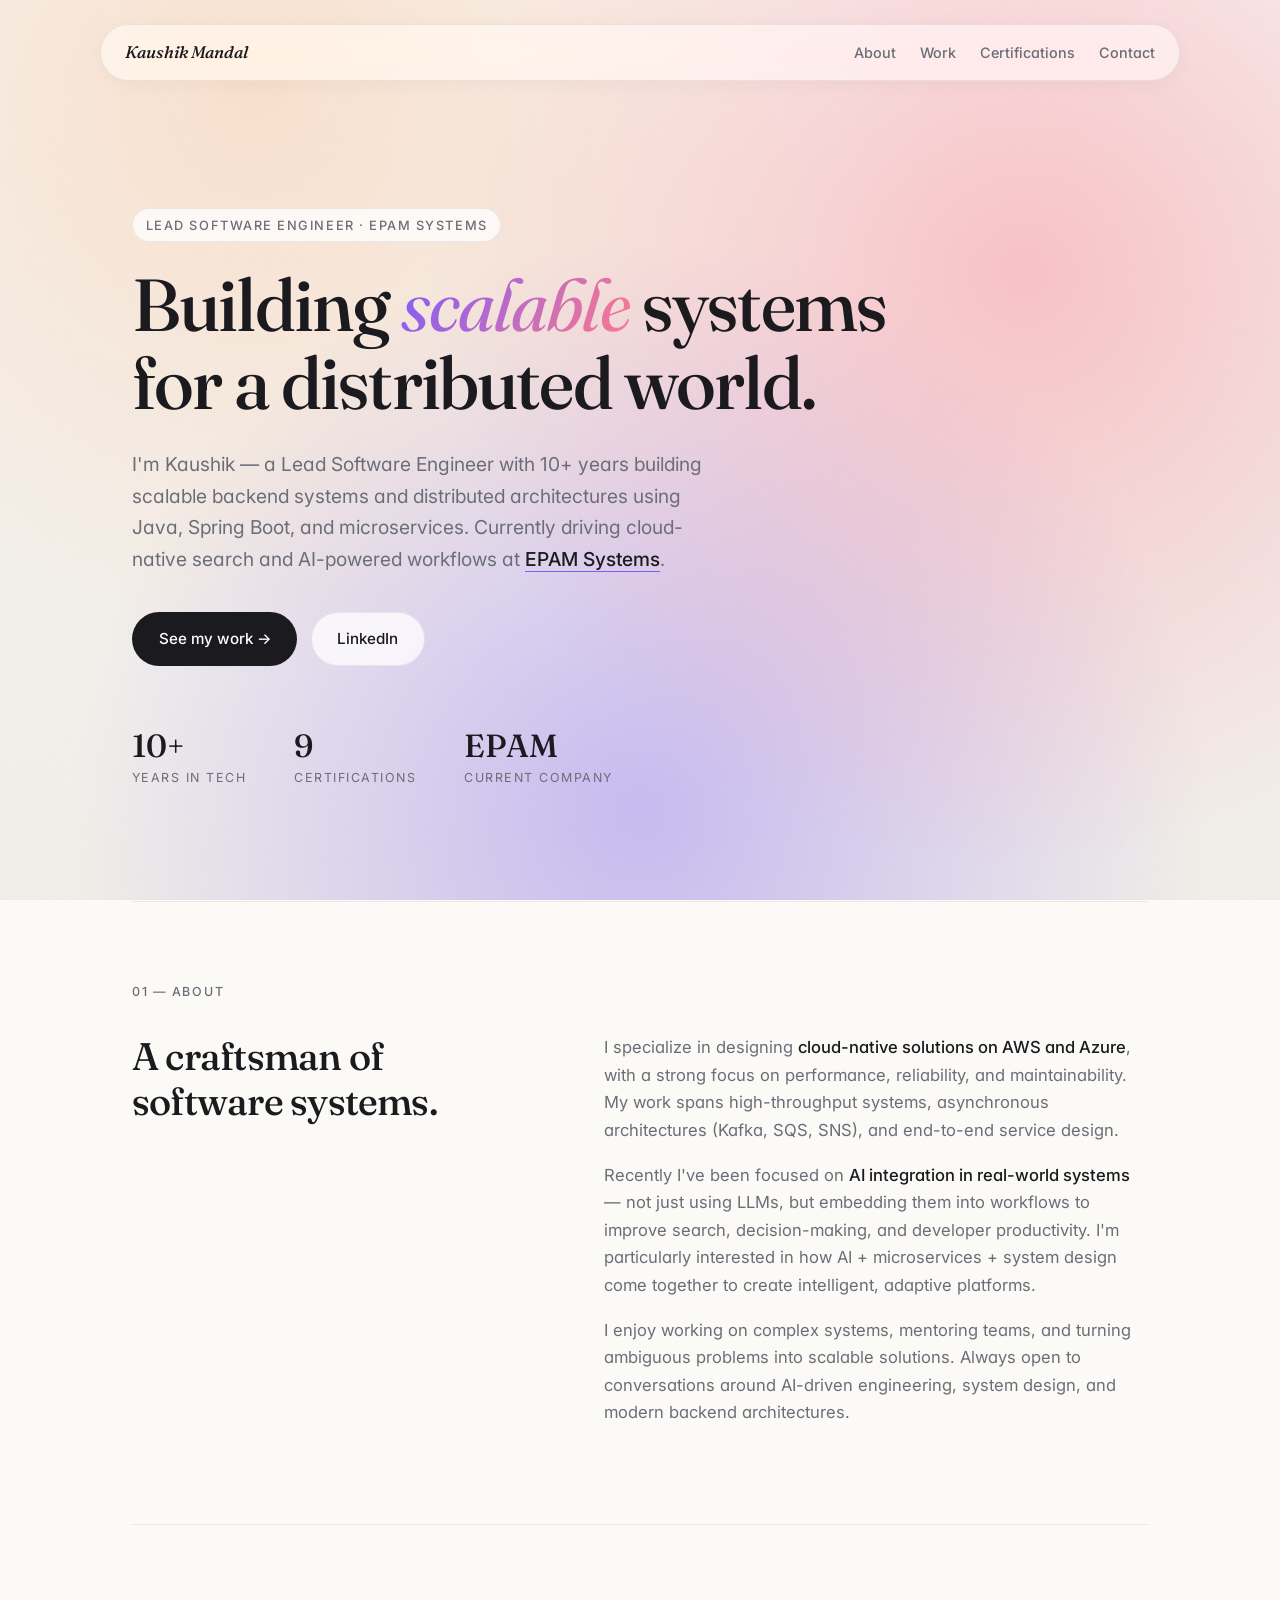
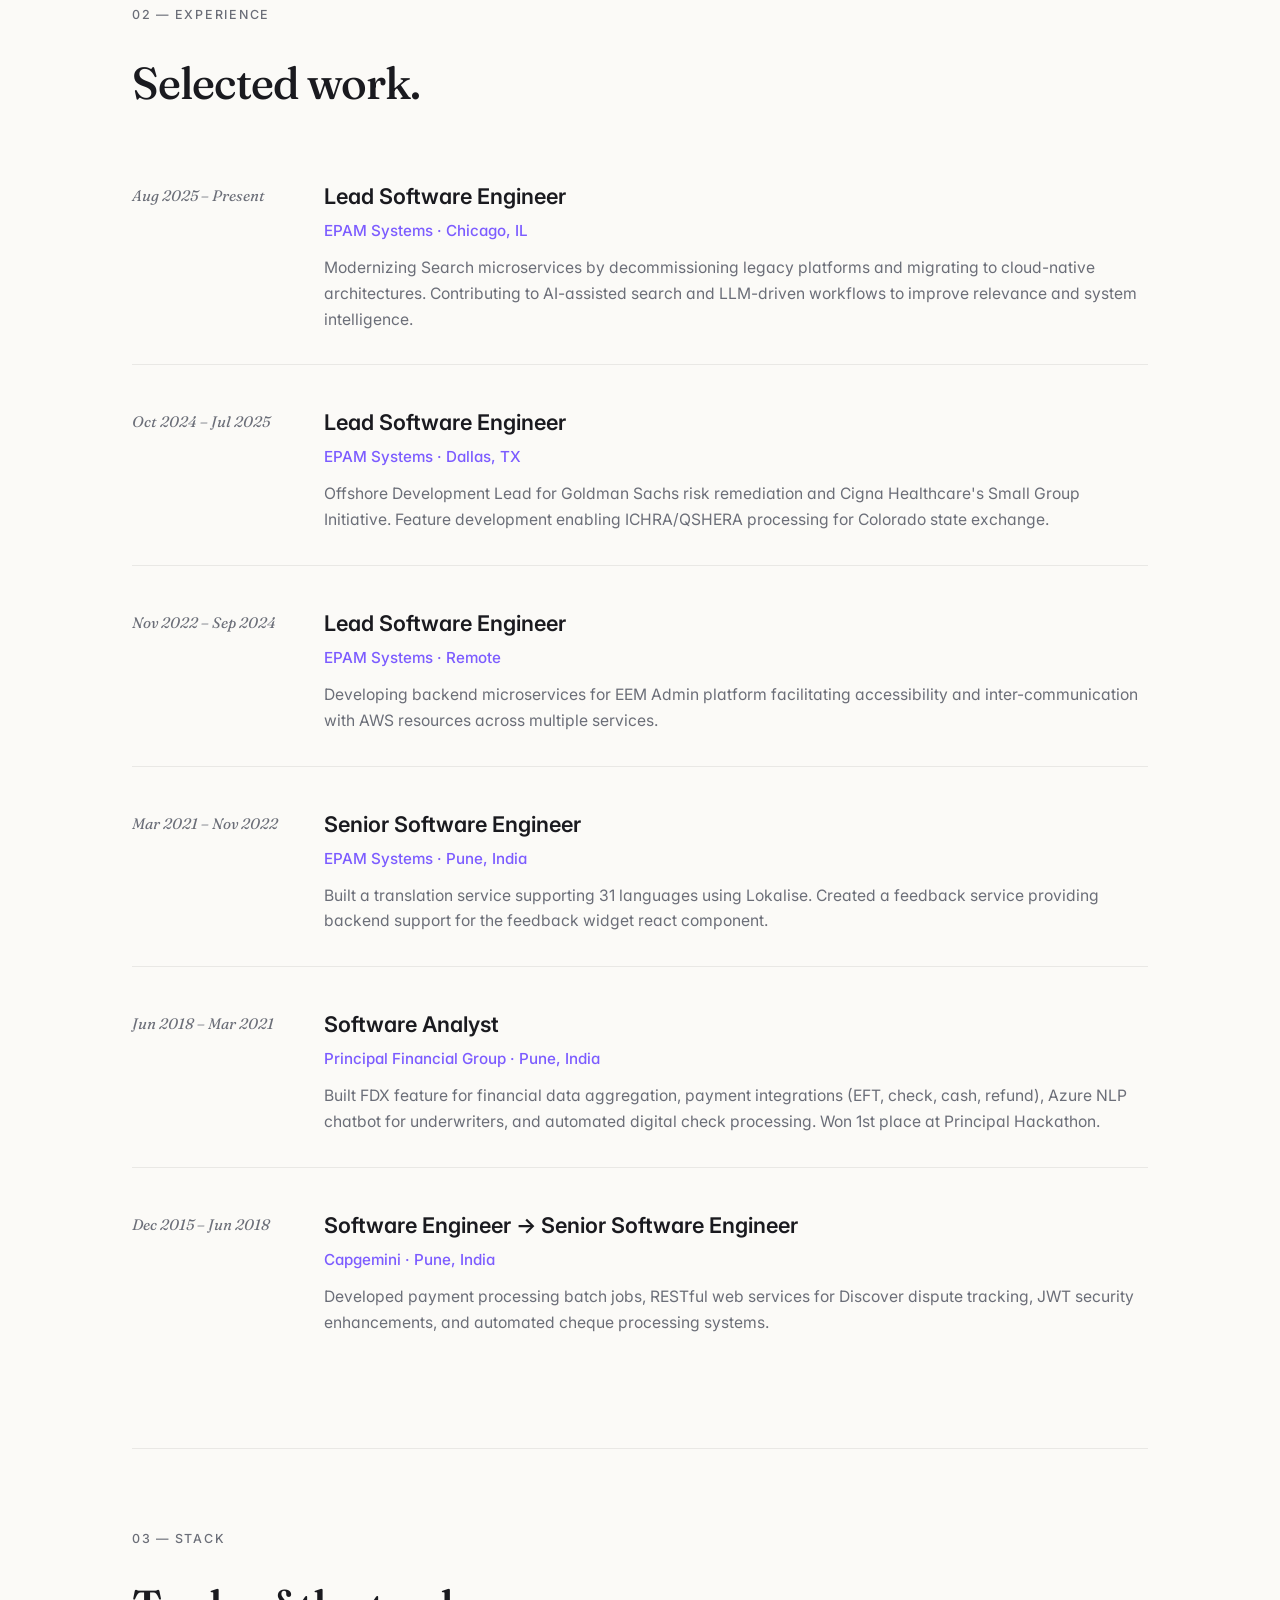
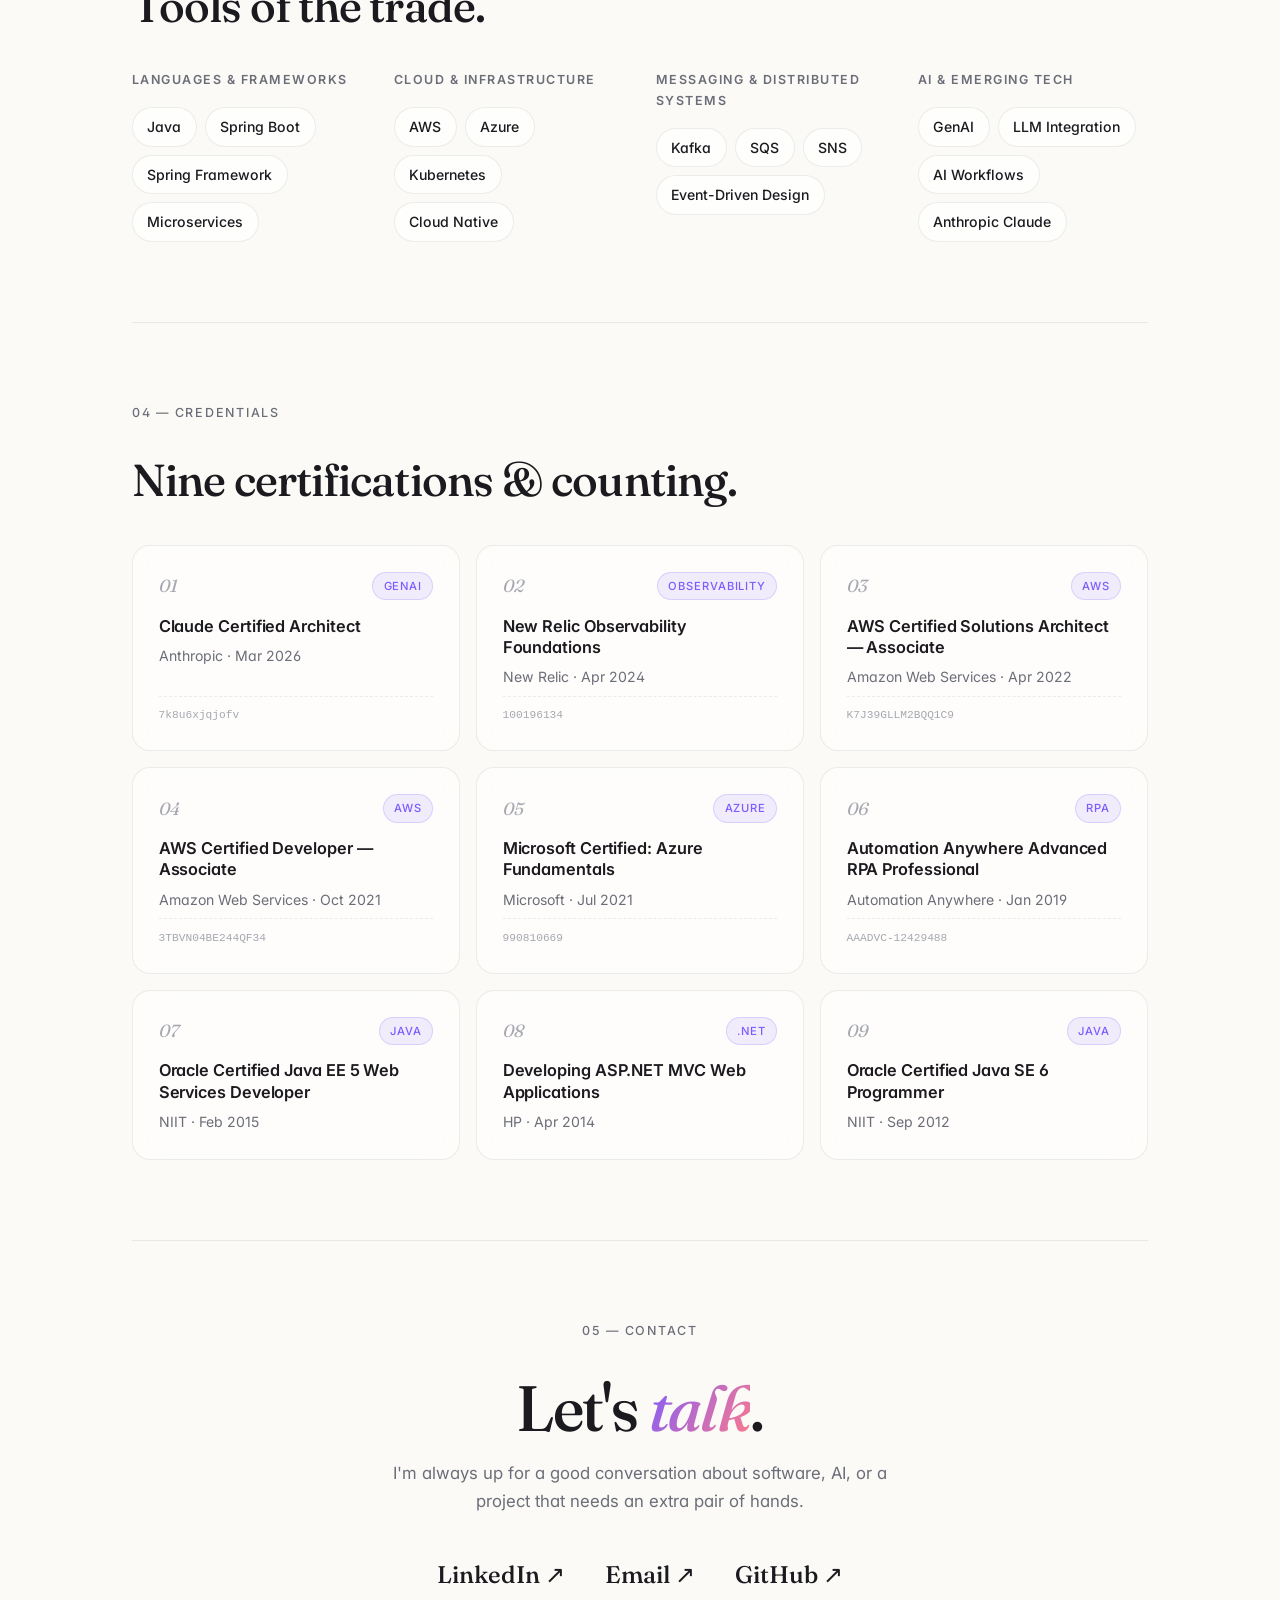
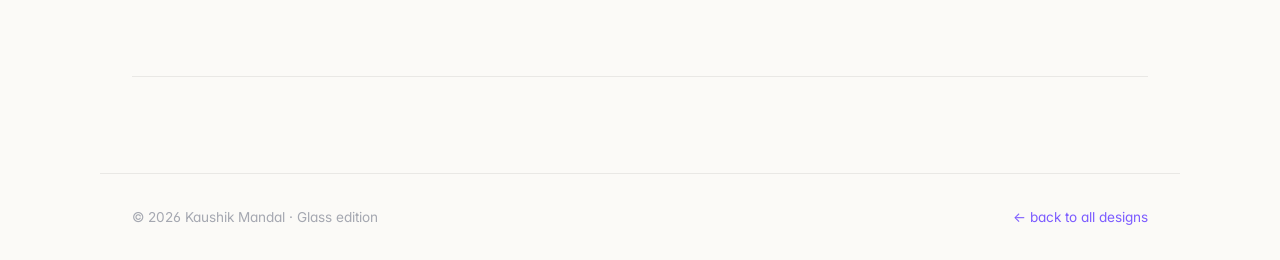
<file: design-2-glass/index.html>
<!DOCTYPE html>
<html lang="en">
<head>
<meta charset="UTF-8" />
<meta name="viewport" content="width=device-width, initial-scale=1.0" />
<title>Kaushik Mandal — Portfolio</title>
<link rel="preconnect" href="https://fonts.googleapis.com" />
<link rel="preconnect" href="https://fonts.gstatic.com" crossorigin />
<link href="https://fonts.googleapis.com/css2?family=Fraunces:opsz,wght@9..144,400;9..144,500;9..144,600&family=Inter:wght@400;500;600&display=swap" rel="stylesheet" />
<link rel="stylesheet" href="styles.css" />
</head>
<body>
<div class="bg-gradient"></div>
<div class="bg-noise"></div>

<header class="top">
  <a href="#top" class="brand"><span>Kaushik Mandal</span></a>
  <nav>
    <a href="#about">About</a>
    <a href="#work">Work</a>
    <a href="#certs">Certifications</a>
    <a href="#contact">Contact</a>
  </nav>
</header>

<main id="top">
  <section class="hero">
    <span class="eyebrow">Lead Software Engineer · EPAM Systems</span>
    <h1>Building <em>scalable</em> systems for a distributed world.</h1>
    <p class="lede">I'm Kaushik — a Lead Software Engineer with 10+ years building scalable backend systems and distributed architectures using Java, Spring Boot, and microservices. Currently driving cloud-native search and AI-powered workflows at <a href="https://www.epam.com" target="_blank" rel="noopener">EPAM Systems</a>.</p>
    <div class="cta-row">
      <a href="#work" class="btn">See my work →</a>
      <a href="https://www.linkedin.com/in/kaushik-mandal-11a89b25/" target="_blank" rel="noopener" class="btn btn-outline">LinkedIn</a>
    </div>
    <div class="hero-meta">
      <div class="m"><strong>10+</strong><span>years in tech</span></div>
      <div class="m"><strong>9</strong><span>certifications</span></div>
      <div class="m"><strong>EPAM</strong><span>current company</span></div>
    </div>
  </section>

  <section id="about" class="block">
    <span class="label">01 — About</span>
    <div class="two-col">
      <h2>A craftsman of software systems.</h2>
      <div class="body">
        <p>I specialize in designing <strong>cloud-native solutions on AWS and Azure</strong>, with a strong focus on performance, reliability, and maintainability. My work spans high-throughput systems, asynchronous architectures (Kafka, SQS, SNS), and end-to-end service design.</p>
        <p>Recently I've been focused on <strong>AI integration in real-world systems</strong> — not just using LLMs, but embedding them into workflows to improve search, decision-making, and developer productivity. I'm particularly interested in how AI + microservices + system design come together to create intelligent, adaptive platforms.</p>
        <p>I enjoy working on complex systems, mentoring teams, and turning ambiguous problems into scalable solutions. Always open to conversations around AI-driven engineering, system design, and modern backend architectures.</p>
      </div>
    </div>
  </section>

  <section id="work" class="block">
    <span class="label">02 — Experience</span>
    <h2 class="block-title">Selected work.</h2>
    <div class="exp">
      <article class="exp-row">
        <div class="exp-when">Aug 2025 – Present</div>
        <div class="exp-what">
          <h3>Lead Software Engineer</h3>
          <div class="exp-company">EPAM Systems · Chicago, IL</div>
          <p>Modernizing Search microservices by decommissioning legacy platforms and migrating to cloud-native architectures. Contributing to AI-assisted search and LLM-driven workflows to improve relevance and system intelligence.</p>
        </div>
      </article>
      <article class="exp-row">
        <div class="exp-when">Oct 2024 – Jul 2025</div>
        <div class="exp-what">
          <h3>Lead Software Engineer</h3>
          <div class="exp-company">EPAM Systems · Dallas, TX</div>
          <p>Offshore Development Lead for Goldman Sachs risk remediation and Cigna Healthcare's Small Group Initiative. Feature development enabling ICHRA/QSHERA processing for Colorado state exchange.</p>
        </div>
      </article>
      <article class="exp-row">
        <div class="exp-when">Nov 2022 – Sep 2024</div>
        <div class="exp-what">
          <h3>Lead Software Engineer</h3>
          <div class="exp-company">EPAM Systems · Remote</div>
          <p>Developing backend microservices for EEM Admin platform facilitating accessibility and inter-communication with AWS resources across multiple services.</p>
        </div>
      </article>
      <article class="exp-row">
        <div class="exp-when">Mar 2021 – Nov 2022</div>
        <div class="exp-what">
          <h3>Senior Software Engineer</h3>
          <div class="exp-company">EPAM Systems · Pune, India</div>
          <p>Built a translation service supporting 31 languages using Lokalise. Created a feedback service providing backend support for the feedback widget react component.</p>
        </div>
      </article>
      <article class="exp-row">
        <div class="exp-when">Jun 2018 – Mar 2021</div>
        <div class="exp-what">
          <h3>Software Analyst</h3>
          <div class="exp-company">Principal Financial Group · Pune, India</div>
          <p>Built FDX feature for financial data aggregation, payment integrations (EFT, check, cash, refund), Azure NLP chatbot for underwriters, and automated digital check processing. Won 1st place at Principal Hackathon.</p>
        </div>
      </article>
      <article class="exp-row">
        <div class="exp-when">Dec 2015 – Jun 2018</div>
        <div class="exp-what">
          <h3>Software Engineer → Senior Software Engineer</h3>
          <div class="exp-company">Capgemini · Pune, India</div>
          <p>Developed payment processing batch jobs, RESTful web services for Discover dispute tracking, JWT security enhancements, and automated cheque processing systems.</p>
        </div>
      </article>
    </div>
  </section>

  <section id="skills" class="block">
    <span class="label">03 — Stack</span>
    <h2 class="block-title">Tools of the trade.</h2>
    <div class="chip-groups">
      <div class="cg"><h4>Languages &amp; Frameworks</h4><div class="chips"><span>Java</span><span>Spring Boot</span><span>Spring Framework</span><span>Microservices</span></div></div>
      <div class="cg"><h4>Cloud &amp; Infrastructure</h4><div class="chips"><span>AWS</span><span>Azure</span><span>Kubernetes</span><span>Cloud Native</span></div></div>
      <div class="cg"><h4>Messaging &amp; Distributed Systems</h4><div class="chips"><span>Kafka</span><span>SQS</span><span>SNS</span><span>Event-Driven Design</span></div></div>
      <div class="cg"><h4>AI &amp; Emerging Tech</h4><div class="chips"><span>GenAI</span><span>LLM Integration</span><span>AI Workflows</span><span>Anthropic Claude</span></div></div>
    </div>
  </section>

  <section id="certs" class="block">
    <span class="label">04 — Credentials</span>
    <h2 class="block-title">Nine certifications &amp; counting.</h2>
    <div class="certs">
      <article class="cert"><div class="cert-head"><span class="cert-num">01</span><span class="cert-pill">GenAI</span></div><h3>Claude Certified Architect</h3><p>Anthropic · Mar 2026</p><span class="cert-id">7k8u6xjqjofv</span></article>
      <article class="cert"><div class="cert-head"><span class="cert-num">02</span><span class="cert-pill">Observability</span></div><h3>New Relic Observability Foundations</h3><p>New Relic · Apr 2024</p><span class="cert-id">100196134</span></article>
      <article class="cert"><div class="cert-head"><span class="cert-num">03</span><span class="cert-pill">AWS</span></div><h3>AWS Certified Solutions Architect — Associate</h3><p>Amazon Web Services · Apr 2022</p><span class="cert-id">K7J39GLLM2BQQ1C9</span></article>
      <article class="cert"><div class="cert-head"><span class="cert-num">04</span><span class="cert-pill">AWS</span></div><h3>AWS Certified Developer — Associate</h3><p>Amazon Web Services · Oct 2021</p><span class="cert-id">3TBVN04BE244QF34</span></article>
      <article class="cert"><div class="cert-head"><span class="cert-num">05</span><span class="cert-pill">Azure</span></div><h3>Microsoft Certified: Azure Fundamentals</h3><p>Microsoft · Jul 2021</p><span class="cert-id">990810669</span></article>
      <article class="cert"><div class="cert-head"><span class="cert-num">06</span><span class="cert-pill">RPA</span></div><h3>Automation Anywhere Advanced RPA Professional</h3><p>Automation Anywhere · Jan 2019</p><span class="cert-id">AAADVC-12429488</span></article>
      <article class="cert"><div class="cert-head"><span class="cert-num">07</span><span class="cert-pill">Java</span></div><h3>Oracle Certified Java EE 5 Web Services Developer</h3><p>NIIT · Feb 2015</p></article>
      <article class="cert"><div class="cert-head"><span class="cert-num">08</span><span class="cert-pill">.NET</span></div><h3>Developing ASP.NET MVC Web Applications</h3><p>HP · Apr 2014</p></article>
      <article class="cert"><div class="cert-head"><span class="cert-num">09</span><span class="cert-pill">Java</span></div><h3>Oracle Certified Java SE 6 Programmer</h3><p>NIIT · Sep 2012</p></article>
    </div>
  </section>

  <section id="contact" class="block contact-block">
    <span class="label">05 — Contact</span>
    <h2 class="contact-title">Let's <em>talk</em>.</h2>
    <p class="contact-sub">I'm always up for a good conversation about software, AI, or a project that needs an extra pair of hands.</p>
    <div class="contact-links">
      <a href="https://www.linkedin.com/in/kaushik-mandal-11a89b25/" target="_blank" rel="noopener">LinkedIn ↗</a>
      <a href="mailto:kaushikmandal27@gmail.com">Email ↗</a>
      <a href="https://github.com/Kaushik27" target="_blank" rel="noopener">GitHub ↗</a>
    </div>
  </section>
</main>

<footer>
  <span>© <span id="year"></span> Kaushik Mandal · Glass edition</span>
  <a href="../index.html">← back to all designs</a>
</footer>

<script src="script.js"></script>
</body>
</html>
</file>
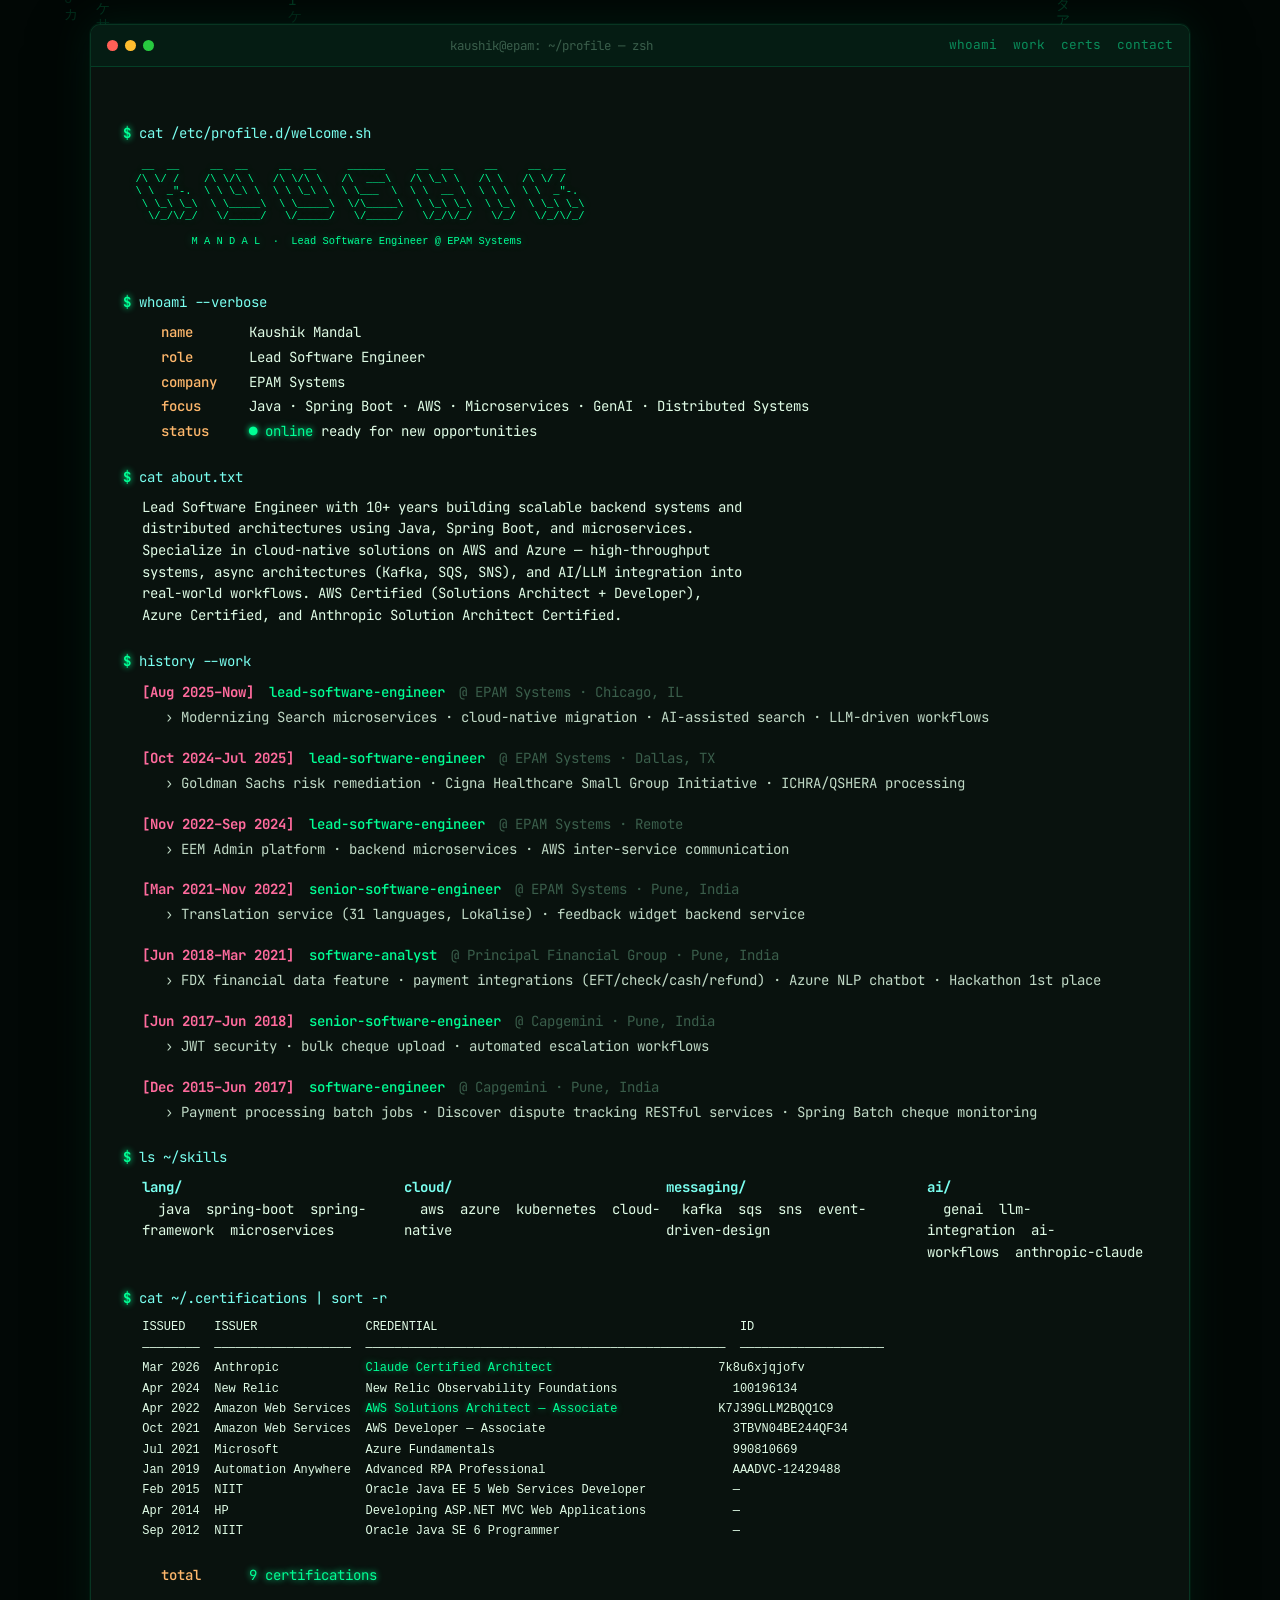
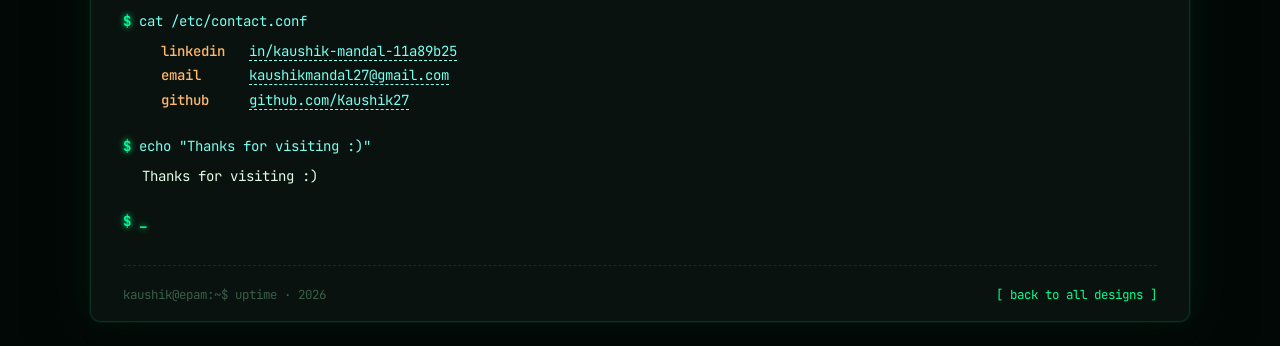
<file: design-3-terminal/index.html>
<!DOCTYPE html>
<html lang="en">
<head>
<meta charset="UTF-8" />
<meta name="viewport" content="width=device-width, initial-scale=1.0" />
<title>kaushik@epam:~$ profile</title>
<link rel="preconnect" href="https://fonts.googleapis.com" />
<link rel="preconnect" href="https://fonts.gstatic.com" crossorigin />
<link href="https://fonts.googleapis.com/css2?family=JetBrains+Mono:wght@400;500;700&display=swap" rel="stylesheet" />
<link rel="stylesheet" href="styles.css" />
</head>
<body>
<canvas id="matrix"></canvas>

<div class="terminal">
  <div class="term-bar">
    <div class="term-dots"><span class="d r"></span><span class="d y"></span><span class="d g"></span></div>
    <div class="term-title">kaushik@epam: ~/profile — zsh</div>
    <div class="term-nav">
      <a href="#whoami">whoami</a>
      <a href="#work">work</a>
      <a href="#certs">certs</a>
      <a href="#contact">contact</a>
    </div>
  </div>

  <div class="term-body">
    <!-- BOOT -->
    <div class="line"><span class="p">$</span> <span class="cmd">cat /etc/profile.d/welcome.sh</span></div>
    <pre class="ascii">
   __  __     __  __     __  __     ______     __  __     __     __  __
  /\ \/ /    /\ \/\ \   /\ \/\ \   /\  ___\   /\ \_\ \   /\ \   /\ \/ /
  \ \  _"-.  \ \ \_\ \  \ \ \_\ \  \ \___  \  \ \  __ \  \ \ \  \ \  _"-.
   \ \_\ \_\  \ \_____\  \ \_____\  \/\_____\  \ \_\ \_\  \ \_\  \ \_\ \_\
    \/_/\/_/   \/_____/   \/_____/   \/_____/   \/_/\/_/   \/_/   \/_/\/_/

           M A N D A L  ·  Lead Software Engineer @ EPAM Systems
    </pre>

    <!-- WHOAMI -->
    <div id="whoami" class="block">
      <div class="line"><span class="p">$</span> <span class="cmd">whoami --verbose</span></div>
      <div class="out">
        <div class="kv"><span class="k">name</span>      Kaushik Mandal</div>
        <div class="kv"><span class="k">role</span>      Lead Software Engineer</div>
        <div class="kv"><span class="k">company</span>   EPAM Systems</div>
        <div class="kv"><span class="k">focus</span>     Java · Spring Boot · AWS · Microservices · GenAI · Distributed Systems</div>
        <div class="kv"><span class="k">status</span>    <span class="ok">● online</span>  ready for new opportunities</div>
      </div>
      <div class="line"><span class="p">$</span> <span class="cmd">cat about.txt</span></div>
      <div class="out">
        <p>Lead Software Engineer with 10+ years building scalable backend systems and distributed architectures using Java, Spring Boot, and microservices. Specialize in cloud-native solutions on AWS and Azure — high-throughput systems, async architectures (Kafka, SQS, SNS), and AI/LLM integration into real-world workflows. AWS Certified (Solutions Architect + Developer), Azure Certified, and Anthropic Solution Architect Certified.</p>
      </div>
    </div>

    <!-- WORK -->
    <div id="work" class="block">
      <div class="line"><span class="p">$</span> <span class="cmd">history --work</span></div>
      <div class="out">
        <div class="job">
          <div class="job-h"><span class="t">[Aug 2025–Now]</span> <span class="title">lead-software-engineer</span> <span class="at">@ EPAM Systems · Chicago, IL</span></div>
          <div class="job-b">› Modernizing Search microservices · cloud-native migration · AI-assisted search · LLM-driven workflows</div>
        </div>
        <div class="job">
          <div class="job-h"><span class="t">[Oct 2024–Jul 2025]</span> <span class="title">lead-software-engineer</span> <span class="at">@ EPAM Systems · Dallas, TX</span></div>
          <div class="job-b">› Goldman Sachs risk remediation · Cigna Healthcare Small Group Initiative · ICHRA/QSHERA processing</div>
        </div>
        <div class="job">
          <div class="job-h"><span class="t">[Nov 2022–Sep 2024]</span> <span class="title">lead-software-engineer</span> <span class="at">@ EPAM Systems · Remote</span></div>
          <div class="job-b">› EEM Admin platform · backend microservices · AWS inter-service communication</div>
        </div>
        <div class="job">
          <div class="job-h"><span class="t">[Mar 2021–Nov 2022]</span> <span class="title">senior-software-engineer</span> <span class="at">@ EPAM Systems · Pune, India</span></div>
          <div class="job-b">› Translation service (31 languages, Lokalise) · feedback widget backend service</div>
        </div>
        <div class="job">
          <div class="job-h"><span class="t">[Jun 2018–Mar 2021]</span> <span class="title">software-analyst</span> <span class="at">@ Principal Financial Group · Pune, India</span></div>
          <div class="job-b">› FDX financial data feature · payment integrations (EFT/check/cash/refund) · Azure NLP chatbot · Hackathon 1st place</div>
        </div>
        <div class="job">
          <div class="job-h"><span class="t">[Jun 2017–Jun 2018]</span> <span class="title">senior-software-engineer</span> <span class="at">@ Capgemini · Pune, India</span></div>
          <div class="job-b">› JWT security · bulk cheque upload · automated escalation workflows</div>
        </div>
        <div class="job">
          <div class="job-h"><span class="t">[Dec 2015–Jun 2017]</span> <span class="title">software-engineer</span> <span class="at">@ Capgemini · Pune, India</span></div>
          <div class="job-b">› Payment processing batch jobs · Discover dispute tracking RESTful services · Spring Batch cheque monitoring</div>
        </div>
      </div>
    </div>

    <!-- SKILLS -->
    <div id="skills" class="block">
      <div class="line"><span class="p">$</span> <span class="cmd">ls ~/skills</span></div>
      <div class="out grid">
        <div><span class="dir">lang/</span><br>&nbsp;&nbsp;java&nbsp;&nbsp;spring-boot&nbsp;&nbsp;spring-framework&nbsp;&nbsp;microservices</div>
        <div><span class="dir">cloud/</span><br>&nbsp;&nbsp;aws&nbsp;&nbsp;azure&nbsp;&nbsp;kubernetes&nbsp;&nbsp;cloud-native</div>
        <div><span class="dir">messaging/</span><br>&nbsp;&nbsp;kafka&nbsp;&nbsp;sqs&nbsp;&nbsp;sns&nbsp;&nbsp;event-driven-design</div>
        <div><span class="dir">ai/</span><br>&nbsp;&nbsp;genai&nbsp;&nbsp;llm-integration&nbsp;&nbsp;ai-workflows&nbsp;&nbsp;anthropic-claude</div>
      </div>
    </div>

    <!-- CERTS -->
    <div id="certs" class="block">
      <div class="line"><span class="p">$</span> <span class="cmd">cat ~/.certifications | sort -r</span></div>
      <div class="out">
<pre class="certs-table">
ISSUED    ISSUER               CREDENTIAL                                          ID
────────  ───────────────────  ──────────────────────────────────────────────────  ────────────────────
Mar 2026  Anthropic            <span class="hl">Claude Certified Architect</span>                       7k8u6xjqjofv
Apr 2024  New Relic            New Relic Observability Foundations                100196134
Apr 2022  Amazon Web Services  <span class="hl">AWS Solutions Architect — Associate</span>              K7J39GLLM2BQQ1C9
Oct 2021  Amazon Web Services  AWS Developer — Associate                          3TBVN04BE244QF34
Jul 2021  Microsoft            Azure Fundamentals                                 990810669
Jan 2019  Automation Anywhere  Advanced RPA Professional                          AAADVC-12429488
Feb 2015  NIIT                 Oracle Java EE 5 Web Services Developer            —
Apr 2014  HP                   Developing ASP.NET MVC Web Applications            —
Sep 2012  NIIT                 Oracle Java SE 6 Programmer                        —

</pre>
        <div class="kv"><span class="k">total</span>     <span class="ok">9 certifications</span></div>
      </div>
    </div>

    <!-- CONTACT -->
    <div id="contact" class="block">
      <div class="line"><span class="p">$</span> <span class="cmd">cat /etc/contact.conf</span></div>
      <div class="out">
        <div class="kv"><span class="k">linkedin</span>  <a href="https://www.linkedin.com/in/kaushik-mandal-11a89b25/" target="_blank" rel="noopener">in/kaushik-mandal-11a89b25</a></div>
        <div class="kv"><span class="k">email</span>     <a href="mailto:kaushikmandal27@gmail.com">kaushikmandal27@gmail.com</a></div>
        <div class="kv"><span class="k">github</span>    <a href="https://github.com/Kaushik27" target="_blank" rel="noopener">github.com/Kaushik27</a></div>
      </div>
      <div class="line"><span class="p">$</span> <span class="cmd">echo "Thanks for visiting :)"</span></div>
      <div class="out"><p>Thanks for visiting :)</p></div>
      <div class="line"><span class="p">$</span> <span class="blinker">_</span></div>
    </div>

    <div class="term-footer">
      <span>kaushik@epam:~$ uptime · <span id="year"></span></span>
      <a href="../index.html">[ back to all designs ]</a>
    </div>
  </div>
</div>

<script src="script.js"></script>
</body>
</html>
</file>
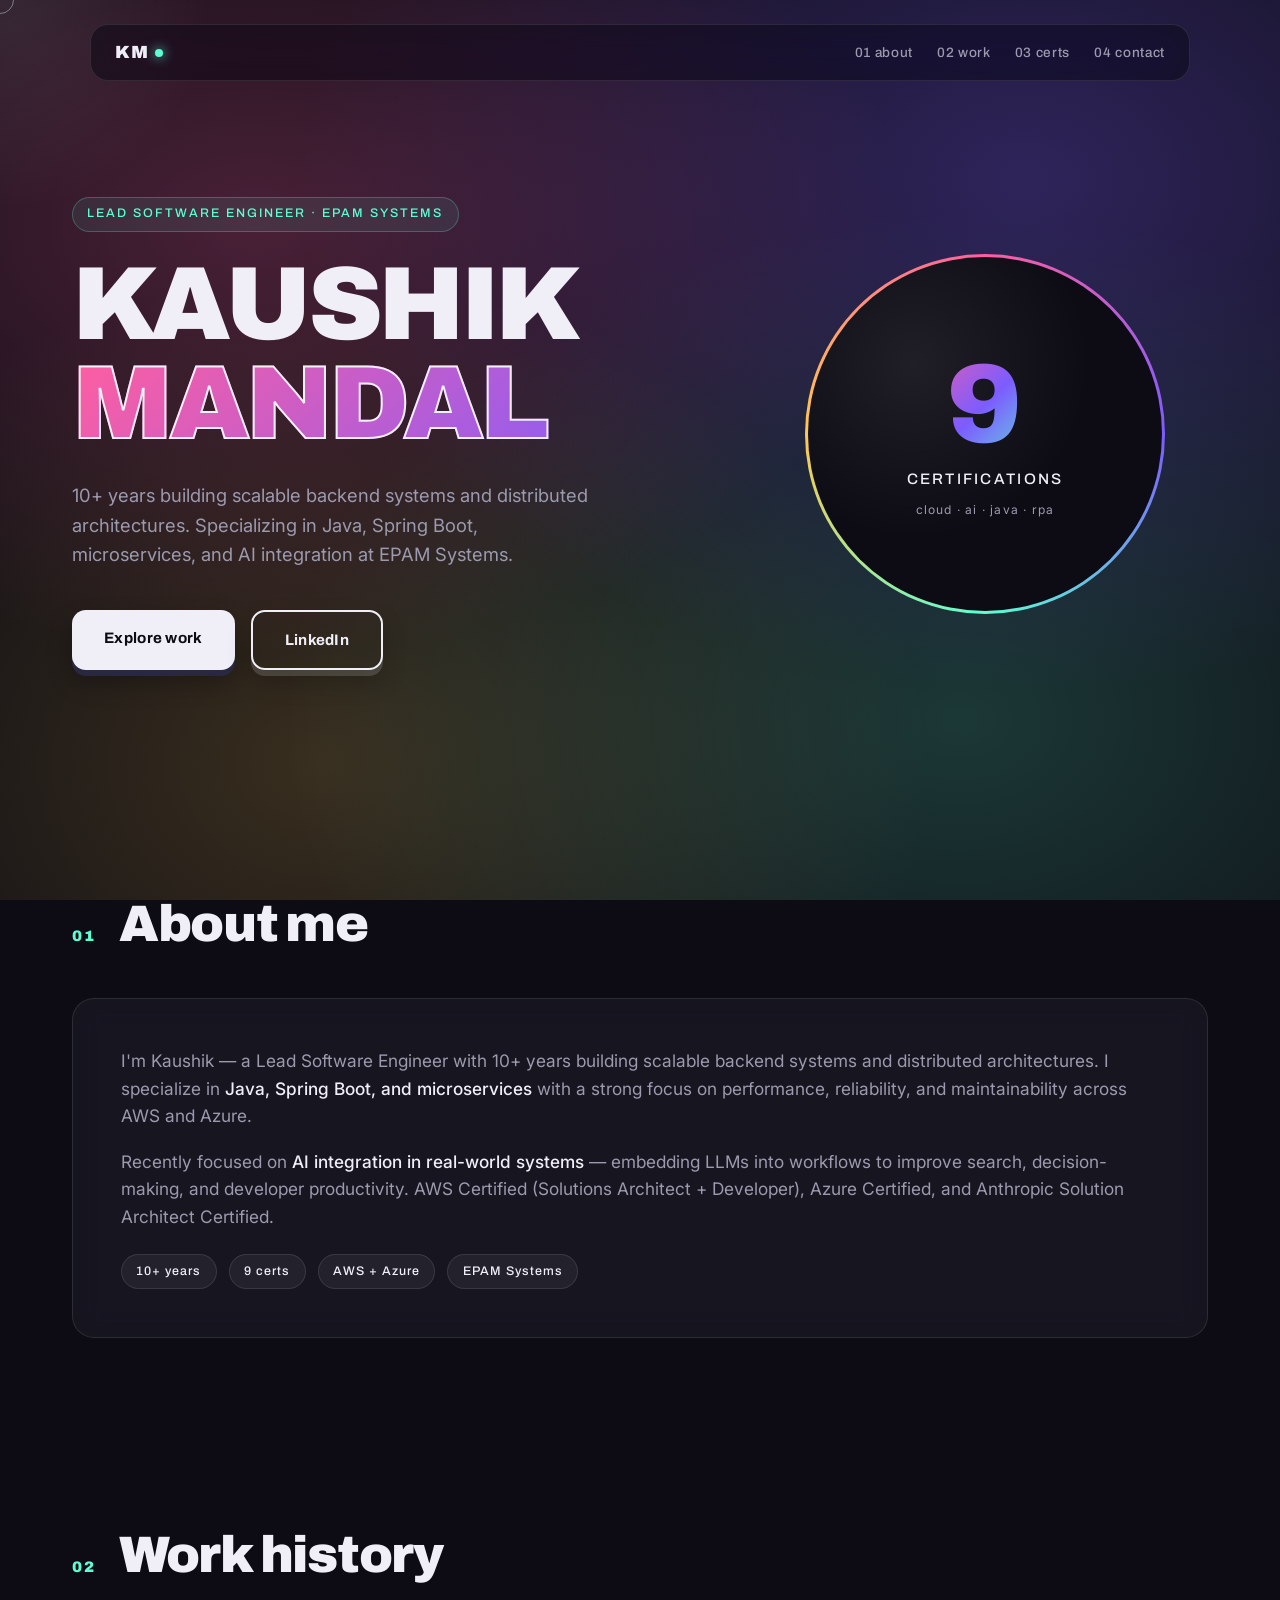
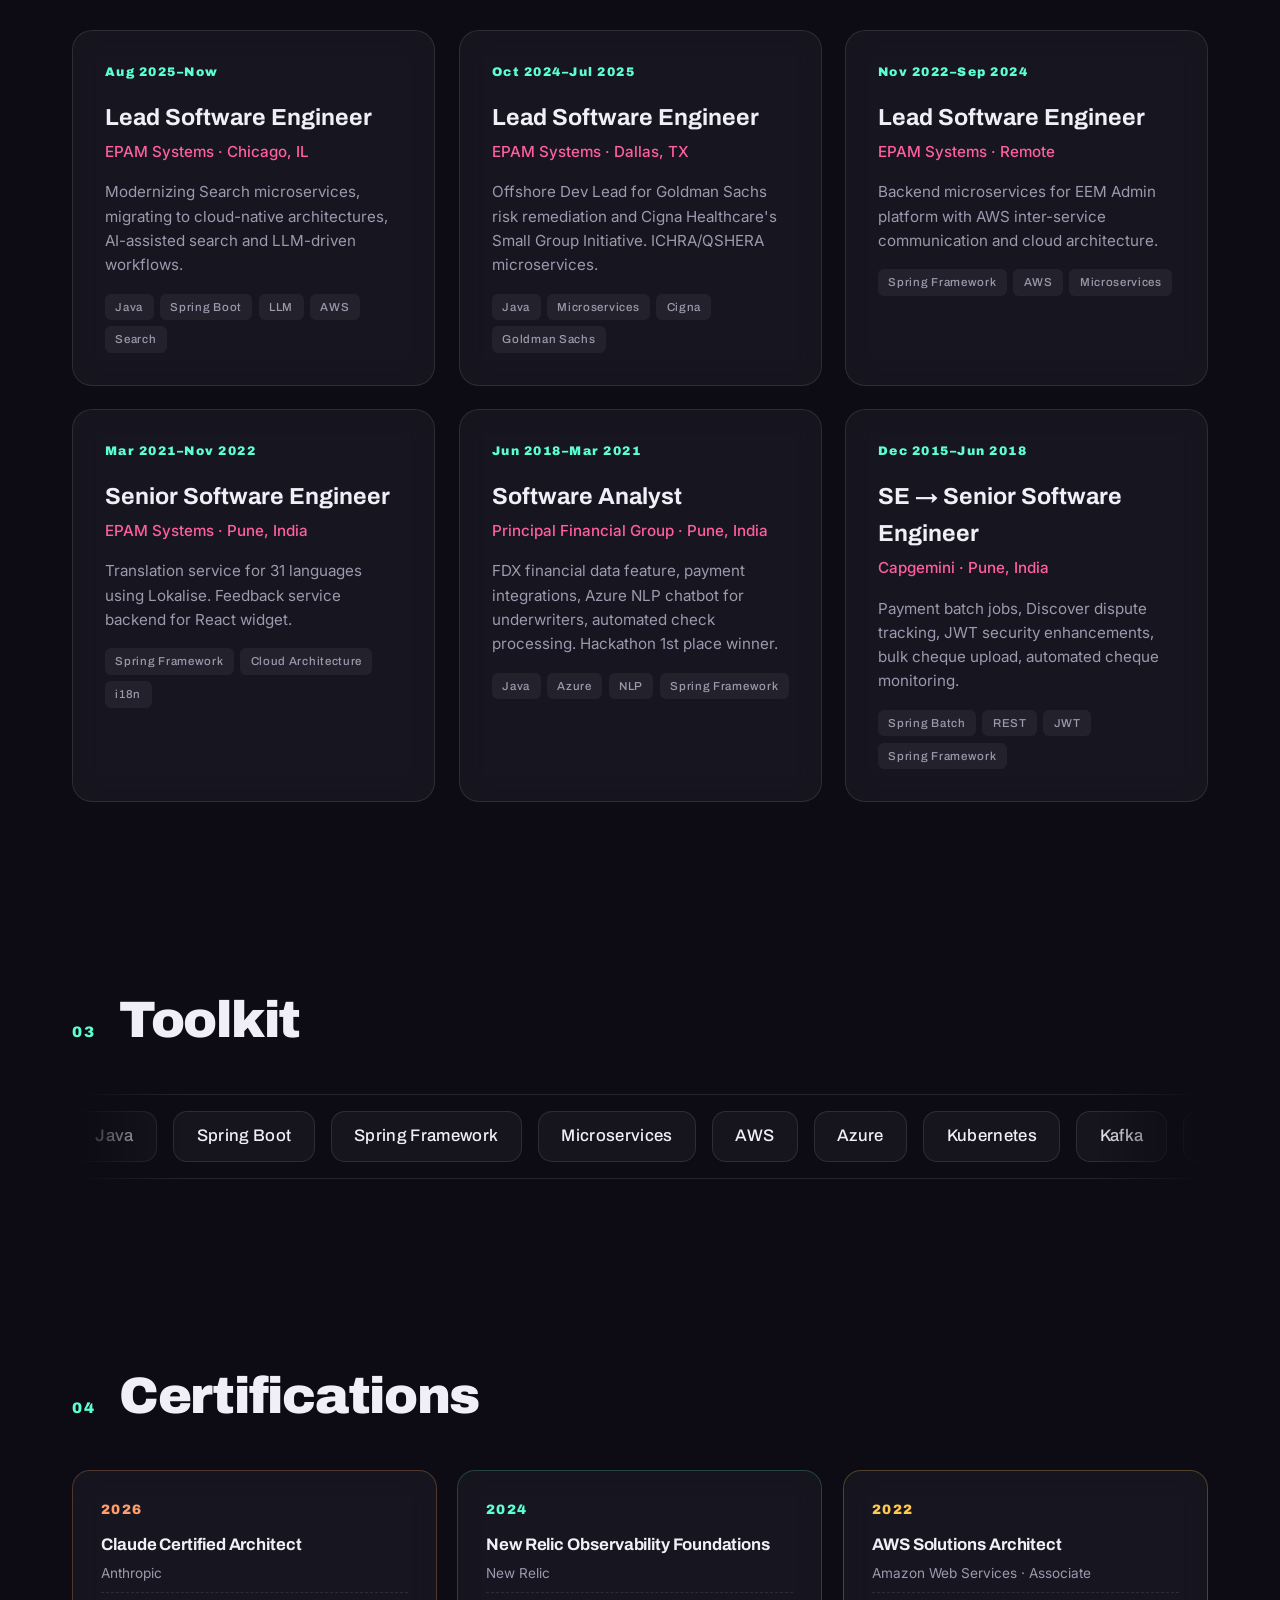
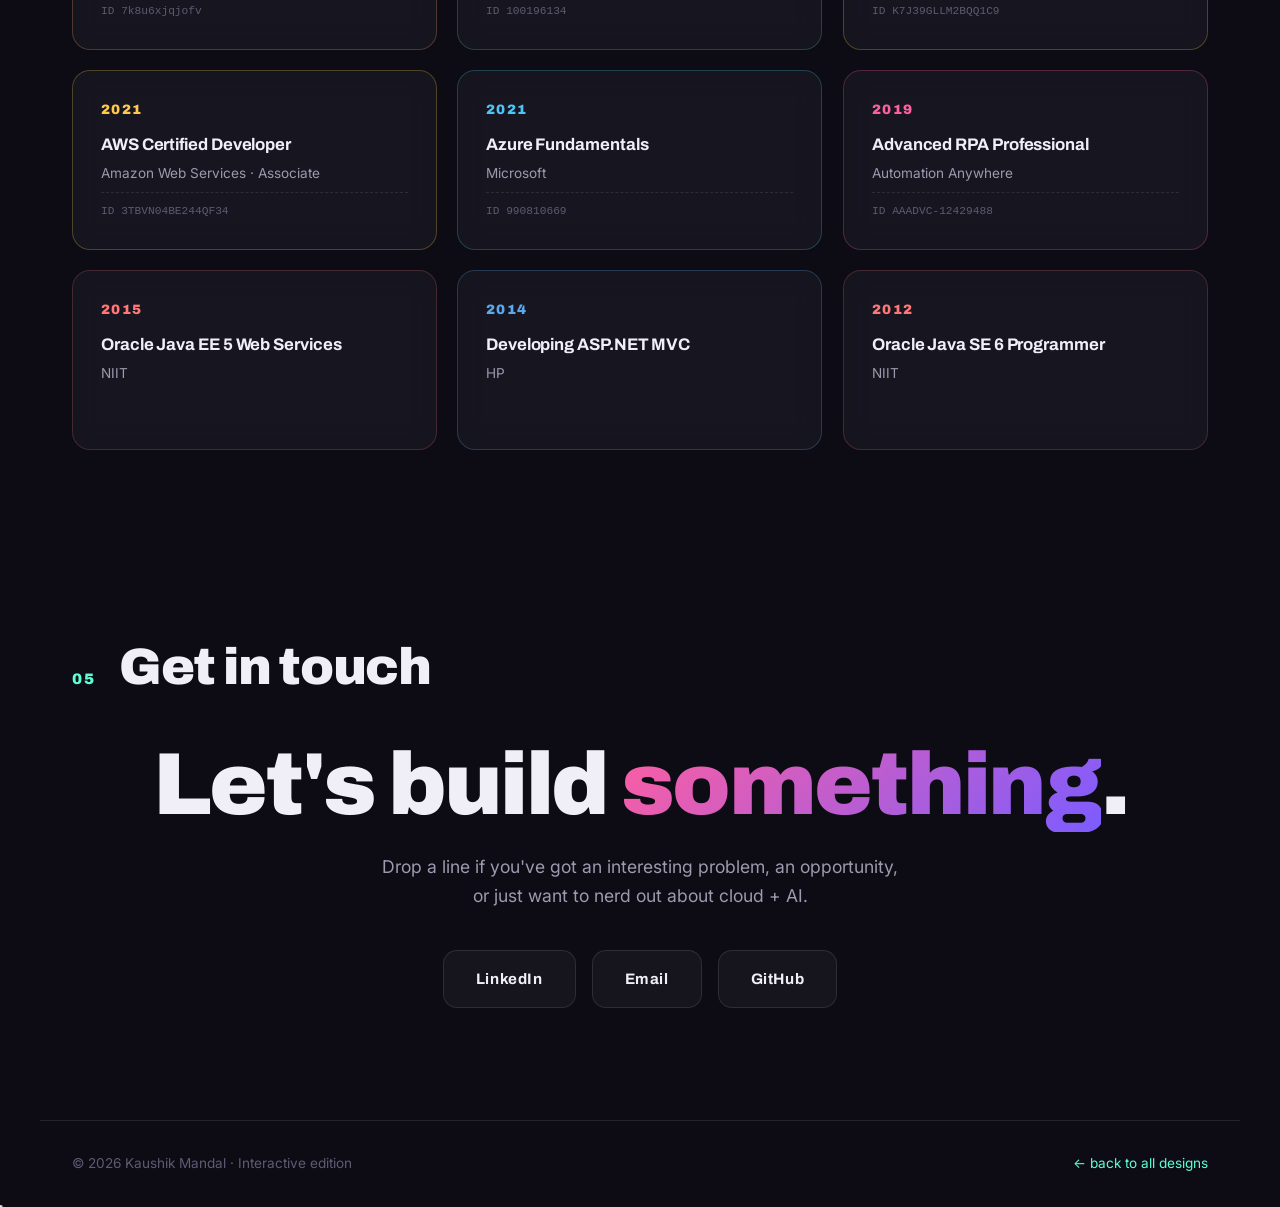
<file: design-4-3d/index.html>
<!DOCTYPE html>
<html lang="en">
<head>
<meta charset="UTF-8" />
<meta name="viewport" content="width=device-width, initial-scale=1.0" />
<title>Kaushik Mandal — Interactive</title>
<link rel="preconnect" href="https://fonts.googleapis.com" />
<link rel="preconnect" href="https://fonts.gstatic.com" crossorigin />
<link href="https://fonts.googleapis.com/css2?family=Archivo:wght@400;500;700;900&family=Inter:wght@400;500&display=swap" rel="stylesheet" />
<link rel="stylesheet" href="styles.css" />
</head>
<body>
<div class="mesh-bg"></div>
<div class="spotlight" id="spotlight"></div>

<header class="topbar">
  <a href="#top" class="logo">KM<span class="logo-dot"></span></a>
  <nav class="topnav">
    <a href="#about">01 about</a>
    <a href="#work">02 work</a>
    <a href="#certs">03 certs</a>
    <a href="#contact">04 contact</a>
  </nav>
</header>

<main id="top">

<section class="hero">
  <div class="hero-side">
    <span class="tag-line">Lead Software Engineer · EPAM Systems</span>
    <h1 class="big-name">
      <span class="word" data-text="KAUSHIK">KAUSHIK</span>
      <span class="word outline" data-text="MANDAL">MANDAL</span>
    </h1>
    <p class="hero-desc">10+ years building scalable backend systems and distributed architectures. Specializing in Java, Spring Boot, microservices, and AI integration at EPAM Systems.</p>
    <div class="hero-actions">
      <a href="#work" class="btn-3d"><span>Explore work</span></a>
      <a href="https://www.linkedin.com/in/kaushik-mandal-11a89b25/" target="_blank" rel="noopener" class="btn-3d btn-3d-ghost"><span>LinkedIn</span></a>
    </div>
  </div>
  <div class="hero-orb">
    <div class="orb" data-tilt>
      <div class="orb-inner">
        <div class="orb-content">
          <div class="orb-num">9</div>
          <div class="orb-label">certifications</div>
          <div class="orb-sub">cloud · ai · java · rpa</div>
        </div>
      </div>
    </div>
  </div>
</section>

<section id="about" class="section">
  <div class="section-head">
    <span class="num">01</span>
    <h2>About me</h2>
  </div>
  <div class="about-card tilt-card" data-tilt>
    <div class="tilt-glare"></div>
    <p>I'm Kaushik — a Lead Software Engineer with 10+ years building scalable backend systems and distributed architectures. I specialize in <strong>Java, Spring Boot, and microservices</strong> with a strong focus on performance, reliability, and maintainability across AWS and Azure.</p>
    <p>Recently focused on <strong>AI integration in real-world systems</strong> — embedding LLMs into workflows to improve search, decision-making, and developer productivity. AWS Certified (Solutions Architect + Developer), Azure Certified, and Anthropic Solution Architect Certified.</p>
    <div class="about-tags">
      <span>10+ years</span><span>9 certs</span><span>AWS + Azure</span><span>EPAM Systems</span>
    </div>
  </div>
</section>

<section id="work" class="section">
  <div class="section-head">
    <span class="num">02</span>
    <h2>Work history</h2>
  </div>
  <div class="work-grid">
    <article class="work-card tilt-card" data-tilt>
      <div class="tilt-glare"></div>
      <div class="work-year">Aug 2025–Now</div>
      <h3>Lead Software Engineer</h3>
      <div class="work-at">EPAM Systems · Chicago, IL</div>
      <p>Modernizing Search microservices, migrating to cloud-native architectures, AI-assisted search and LLM-driven workflows.</p>
      <div class="work-tags"><span>Java</span><span>Spring Boot</span><span>LLM</span><span>AWS</span><span>Search</span></div>
    </article>
    <article class="work-card tilt-card" data-tilt>
      <div class="tilt-glare"></div>
      <div class="work-year">Oct 2024–Jul 2025</div>
      <h3>Lead Software Engineer</h3>
      <div class="work-at">EPAM Systems · Dallas, TX</div>
      <p>Offshore Dev Lead for Goldman Sachs risk remediation and Cigna Healthcare's Small Group Initiative. ICHRA/QSHERA microservices.</p>
      <div class="work-tags"><span>Java</span><span>Microservices</span><span>Cigna</span><span>Goldman Sachs</span></div>
    </article>
    <article class="work-card tilt-card" data-tilt>
      <div class="tilt-glare"></div>
      <div class="work-year">Nov 2022–Sep 2024</div>
      <h3>Lead Software Engineer</h3>
      <div class="work-at">EPAM Systems · Remote</div>
      <p>Backend microservices for EEM Admin platform with AWS inter-service communication and cloud architecture.</p>
      <div class="work-tags"><span>Spring Framework</span><span>AWS</span><span>Microservices</span></div>
    </article>
    <article class="work-card tilt-card" data-tilt>
      <div class="tilt-glare"></div>
      <div class="work-year">Mar 2021–Nov 2022</div>
      <h3>Senior Software Engineer</h3>
      <div class="work-at">EPAM Systems · Pune, India</div>
      <p>Translation service for 31 languages using Lokalise. Feedback service backend for React widget.</p>
      <div class="work-tags"><span>Spring Framework</span><span>Cloud Architecture</span><span>i18n</span></div>
    </article>
    <article class="work-card tilt-card" data-tilt>
      <div class="tilt-glare"></div>
      <div class="work-year">Jun 2018–Mar 2021</div>
      <h3>Software Analyst</h3>
      <div class="work-at">Principal Financial Group · Pune, India</div>
      <p>FDX financial data feature, payment integrations, Azure NLP chatbot for underwriters, automated check processing. Hackathon 1st place winner.</p>
      <div class="work-tags"><span>Java</span><span>Azure</span><span>NLP</span><span>Spring Framework</span></div>
    </article>
    <article class="work-card tilt-card" data-tilt>
      <div class="tilt-glare"></div>
      <div class="work-year">Dec 2015–Jun 2018</div>
      <h3>SE → Senior Software Engineer</h3>
      <div class="work-at">Capgemini · Pune, India</div>
      <p>Payment batch jobs, Discover dispute tracking, JWT security enhancements, bulk cheque upload, automated cheque monitoring.</p>
      <div class="work-tags"><span>Spring Batch</span><span>REST</span><span>JWT</span><span>Spring Framework</span></div>
    </article>
  </div>
</section>

<section id="skills" class="section">
  <div class="section-head">
    <span class="num">03</span>
    <h2>Toolkit</h2>
  </div>
  <div class="skills-marquee">
    <div class="track">
      <span>Java</span><span>Spring Boot</span><span>Spring Framework</span><span>Microservices</span><span>AWS</span><span>Azure</span><span>Kubernetes</span><span>Kafka</span><span>SQS</span><span>SNS</span><span>Event-Driven Design</span><span>GenAI</span><span>LLM Integration</span><span>Anthropic Claude</span><span>Cloud Native</span>
      <span>Java</span><span>Spring Boot</span><span>Spring Framework</span><span>Microservices</span><span>AWS</span><span>Azure</span><span>Kubernetes</span><span>Kafka</span><span>SQS</span><span>SNS</span><span>Event-Driven Design</span><span>GenAI</span><span>LLM Integration</span><span>Anthropic Claude</span><span>Cloud Native</span>
    </div>
  </div>
</section>

<section id="certs" class="section">
  <div class="section-head">
    <span class="num">04</span>
    <h2>Certifications</h2>
  </div>
  <div class="cert-grid">
    <article class="cert tilt-card c-ai" data-tilt><div class="tilt-glare"></div><div class="cert-year">2026</div><h3>Claude Certified Architect</h3><div class="cert-by">Anthropic</div><div class="cert-meta">ID 7k8u6xjqjofv</div></article>
    <article class="cert tilt-card c-obs" data-tilt><div class="tilt-glare"></div><div class="cert-year">2024</div><h3>New Relic Observability Foundations</h3><div class="cert-by">New Relic</div><div class="cert-meta">ID 100196134</div></article>
    <article class="cert tilt-card c-aws" data-tilt><div class="tilt-glare"></div><div class="cert-year">2022</div><h3>AWS Solutions Architect</h3><div class="cert-by">Amazon Web Services · Associate</div><div class="cert-meta">ID K7J39GLLM2BQQ1C9</div></article>
    <article class="cert tilt-card c-aws" data-tilt><div class="tilt-glare"></div><div class="cert-year">2021</div><h3>AWS Certified Developer</h3><div class="cert-by">Amazon Web Services · Associate</div><div class="cert-meta">ID 3TBVN04BE244QF34</div></article>
    <article class="cert tilt-card c-azure" data-tilt><div class="tilt-glare"></div><div class="cert-year">2021</div><h3>Azure Fundamentals</h3><div class="cert-by">Microsoft</div><div class="cert-meta">ID 990810669</div></article>
    <article class="cert tilt-card c-rpa" data-tilt><div class="tilt-glare"></div><div class="cert-year">2019</div><h3>Advanced RPA Professional</h3><div class="cert-by">Automation Anywhere</div><div class="cert-meta">ID AAADVC-12429488</div></article>
    <article class="cert tilt-card c-java" data-tilt><div class="tilt-glare"></div><div class="cert-year">2015</div><h3>Oracle Java EE 5 Web Services</h3><div class="cert-by">NIIT</div></article>
    <article class="cert tilt-card c-net" data-tilt><div class="tilt-glare"></div><div class="cert-year">2014</div><h3>Developing ASP.NET MVC</h3><div class="cert-by">HP</div></article>
    <article class="cert tilt-card c-java" data-tilt><div class="tilt-glare"></div><div class="cert-year">2012</div><h3>Oracle Java SE 6 Programmer</h3><div class="cert-by">NIIT</div></article>
  </div>
</section>

<section id="contact" class="section contact">
  <div class="section-head">
    <span class="num">05</span>
    <h2>Get in touch</h2>
  </div>
  <h3 class="contact-big">Let's build <span class="grad">something</span>.</h3>
  <p class="contact-p">Drop a line if you've got an interesting problem, an opportunity, or just want to nerd out about cloud + AI.</p>
  <div class="contact-actions">
    <a href="https://www.linkedin.com/in/kaushik-mandal-11a89b25/" target="_blank" rel="noopener" class="contact-pill">LinkedIn</a>
    <a href="mailto:kaushikmandal27@gmail.com" class="contact-pill">Email</a>
    <a href="https://github.com/Kaushik27" target="_blank" rel="noopener" class="contact-pill">GitHub</a>
  </div>
</section>

</main>

<footer>
  <span>© <span id="year"></span> Kaushik Mandal · Interactive edition</span>
  <a href="../index.html">← back to all designs</a>
</footer>

<script src="script.js"></script>
</body>
</html>
</file>
<file: design-1-cyberpunk/styles.css>
*,*::before,*::after{box-sizing:border-box;margin:0;padding:0}
html{scroll-behavior:smooth}
body{font-family:'Space Grotesk',sans-serif;background:#050510;color:#e7e9ff;line-height:1.6;overflow-x:hidden;min-height:100vh;position:relative}
:root{--bg:#050510;--surface:rgba(20,22,45,.6);--border:rgba(120,130,220,.18);--border-hover:rgba(180,120,255,.4);--text:#e7e9ff;--text-muted:#9ca0c8;--text-dim:#6b6f95;--accent-1:#b34bff;--accent-2:#4bd0ff;--accent-3:#ff4b8d;--accent-glow:rgba(179,75,255,.45);--cyan-glow:rgba(75,208,255,.4)}
#bg-particles{position:fixed;inset:0;z-index:0;pointer-events:none}
.grid-overlay{position:fixed;inset:0;background-image:linear-gradient(rgba(120,130,220,.04) 1px,transparent 1px),linear-gradient(90deg,rgba(120,130,220,.04) 1px,transparent 1px);background-size:60px 60px;z-index:0;pointer-events:none;mask-image:radial-gradient(ellipse at center,black 20%,transparent 70%)}
.glow-blob{position:fixed;border-radius:50%;filter:blur(100px);opacity:.45;z-index:0;pointer-events:none;animation:floatBlob 18s ease-in-out infinite}
.blob-1{width:500px;height:500px;background:var(--accent-1);top:-150px;left:-100px}
.blob-2{width:450px;height:450px;background:var(--accent-2);top:40%;right:-120px;animation-delay:-6s}
.blob-3{width:400px;height:400px;background:var(--accent-3);bottom:-150px;left:30%;animation-delay:-12s}
@keyframes floatBlob{0%,100%{transform:translate(0,0) scale(1)}33%{transform:translate(60px,-40px) scale(1.1)}66%{transform:translate(-40px,60px) scale(.95)}}
.nav{position:fixed;top:1.25rem;left:50%;transform:translateX(-50%);width:min(1100px,calc(100% - 2rem));padding:.85rem 1.5rem;background:rgba(10,10,25,.7);backdrop-filter:blur(20px);-webkit-backdrop-filter:blur(20px);border:1px solid var(--border);border-radius:999px;display:flex;align-items:center;justify-content:space-between;gap:1.5rem;z-index:100;box-shadow:0 8px 32px rgba(0,0,0,.4)}
.nav-logo{text-decoration:none}
.logo-mark{display:inline-flex;align-items:center;justify-content:center;width:36px;height:36px;border-radius:10px;background:linear-gradient(135deg,var(--accent-1),var(--accent-2));color:#fff;font-weight:700;font-size:.9rem;letter-spacing:.05em;box-shadow:0 0 24px var(--accent-glow)}
.nav-links{display:flex;list-style:none;gap:1.75rem}
.nav-links a{color:var(--text-muted);text-decoration:none;font-size:.92rem;font-weight:500;transition:color .2s}
.nav-links a:hover{color:var(--text)}
.nav-cta{padding:.55rem 1.1rem;border-radius:999px;border:1px solid var(--border);background:rgba(179,75,255,.1);color:var(--text);font-family:inherit;font-size:.88rem;font-weight:500;cursor:pointer;transition:all .2s}
.nav-cta:hover{background:rgba(179,75,255,.25);border-color:var(--accent-1);box-shadow:0 0 20px var(--accent-glow)}
@media(max-width:720px){.nav-links{display:none}}
.hero{min-height:100vh;display:flex;align-items:center;justify-content:center;padding:6rem 1.5rem 2rem;position:relative;z-index:1}
.hero-inner{max-width:920px;text-align:center;position:relative;z-index:2}
.badge{display:inline-flex;align-items:center;gap:.5rem;padding:.4rem .9rem;border-radius:999px;background:rgba(75,208,255,.08);border:1px solid rgba(75,208,255,.3);font-size:.82rem;color:var(--text-muted);margin-bottom:1.75rem}
.dot{width:8px;height:8px;border-radius:50%;background:#4bff7a;box-shadow:0 0 12px #4bff7a;animation:pulse 2s ease infinite}
@keyframes pulse{0%,100%{opacity:1}50%{opacity:.4}}
.hero-title{font-size:clamp(2.5rem,8vw,5.5rem);font-weight:700;line-height:1.05;letter-spacing:-.02em;margin-bottom:1.25rem}
.line{display:block;animation:fadeUp .8s ease backwards}
.line:nth-child(1){animation-delay:.1s}.line:nth-child(2){animation-delay:.25s}
.gradient-text{background:linear-gradient(135deg,var(--accent-1) 0%,var(--accent-2) 50%,var(--accent-3) 100%);background-size:200% 200%;-webkit-background-clip:text;background-clip:text;-webkit-text-fill-color:transparent;animation:gradientShift 6s ease infinite}
@keyframes gradientShift{0%,100%{background-position:0% 50%}50%{background-position:100% 50%}}
.hero-subtitle{font-size:clamp(1.1rem,2.5vw,1.4rem);color:var(--text-muted);font-family:'JetBrains Mono',monospace;margin-bottom:1.5rem;min-height:2rem}
.cursor{display:inline-block;color:var(--accent-2);font-weight:700;animation:blink 1s step-end infinite}
@keyframes blink{50%{opacity:0}}
.hero-blurb{max-width:640px;margin:0 auto 2.5rem;color:var(--text-muted)}
.link-accent{color:var(--accent-2);text-decoration:none;border-bottom:1px dashed transparent}
.link-accent:hover{border-bottom-color:var(--accent-2)}
.hero-cta{display:flex;gap:1rem;justify-content:center;margin-bottom:4rem;flex-wrap:wrap}
.btn{display:inline-flex;align-items:center;gap:.5rem;padding:.9rem 1.6rem;border-radius:12px;font-family:inherit;font-size:.95rem;font-weight:500;text-decoration:none;cursor:pointer;transition:all .25s;border:1px solid transparent}
.btn-primary{background:linear-gradient(135deg,var(--accent-1),var(--accent-3));color:#fff;box-shadow:0 8px 24px var(--accent-glow)}
.btn-primary:hover{transform:translateY(-2px);box-shadow:0 12px 32px var(--accent-glow)}
.btn-ghost{background:rgba(120,130,220,.08);border-color:var(--border);color:var(--text)}
.btn-ghost:hover{background:rgba(120,130,220,.15);border-color:var(--border-hover)}
.hero-stats{display:flex;justify-content:center;gap:3rem;flex-wrap:wrap}
.stat-num{font-size:2.5rem;font-weight:700;background:linear-gradient(135deg,var(--accent-2),var(--accent-1));-webkit-background-clip:text;background-clip:text;-webkit-text-fill-color:transparent;font-feature-settings:'tnum'}
.stat-num::after{content:'+'}
.stat-exact::after{content:''}
.stat-label{font-size:.85rem;color:var(--text-dim);text-transform:uppercase;letter-spacing:.1em}
@keyframes fadeUp{from{opacity:0;transform:translateY(20px)}to{opacity:1;transform:translateY(0)}}
.section{padding:6rem 1.5rem;position:relative;z-index:1}
.container{max-width:1100px;margin:0 auto}
.section-header{display:flex;align-items:baseline;gap:1rem;margin-bottom:3rem}
.section-num{font-family:'JetBrains Mono',monospace;color:var(--accent-2);font-size:.95rem}
.section-title{font-size:clamp(2rem,5vw,3rem);font-weight:700;letter-spacing:-.02em}
.section-lead{color:var(--text-muted);max-width:640px;margin:-1rem 0 2.5rem}
.about-grid{display:grid;grid-template-columns:1.3fr 1fr;gap:3rem;align-items:start}
@media(max-width:800px){.about-grid{grid-template-columns:1fr}}
.about-text p{margin-bottom:1.25rem;color:var(--text-muted)}
.about-text strong{color:var(--text)}
.about-card{background:var(--surface);backdrop-filter:blur(12px);-webkit-backdrop-filter:blur(12px);border:1px solid var(--border);border-radius:16px;padding:1.75rem;font-family:'JetBrains Mono',monospace;font-size:.9rem}
.about-card-row{display:flex;gap:.75rem;padding:.5rem 0;border-bottom:1px dashed rgba(120,130,220,.1)}
.about-card-row:last-child{border-bottom:none}
.kbd{color:var(--accent-2);font-weight:700}
.muted{color:var(--text-dim)}
.status-online{color:#4bff7a;text-shadow:0 0 8px rgba(75,255,122,.5)}
.timeline{position:relative;padding-left:2rem}
.timeline::before{content:'';position:absolute;left:8px;top:12px;bottom:12px;width:2px;background:linear-gradient(180deg,var(--accent-1),var(--accent-2),var(--accent-3));opacity:.4}
.timeline-item{position:relative;margin-bottom:2rem}
.timeline-marker{position:absolute;left:-2rem;top:1.5rem;width:18px;height:18px;border-radius:50%;background:var(--bg);border:2px solid var(--accent-2);box-shadow:0 0 16px var(--cyan-glow)}
.timeline-card{background:var(--surface);backdrop-filter:blur(12px);-webkit-backdrop-filter:blur(12px);border:1px solid var(--border);border-radius:16px;padding:1.75rem;transition:all .25s}
.timeline-card:hover{border-color:var(--border-hover);transform:translateY(-2px);box-shadow:0 12px 32px rgba(179,75,255,.15)}
.timeline-date{display:inline-block;font-family:'JetBrains Mono',monospace;font-size:.78rem;color:var(--accent-2);padding:.25rem .7rem;border-radius:999px;background:rgba(75,208,255,.08);border:1px solid rgba(75,208,255,.2);margin-bottom:.85rem}
.timeline-title{font-size:1.3rem;font-weight:600;margin-bottom:.25rem}
.timeline-company{color:var(--accent-1);font-weight:500;margin-bottom:.75rem;font-size:.95rem}
.timeline-desc{color:var(--text-muted);margin-bottom:1rem}
.tag-row{display:flex;gap:.5rem;flex-wrap:wrap}
.tag{font-family:'JetBrains Mono',monospace;font-size:.72rem;padding:.25rem .6rem;border-radius:6px;background:rgba(120,130,220,.1);color:var(--text-muted);border:1px solid var(--border)}
.skills-grid{display:grid;grid-template-columns:repeat(auto-fit,minmax(240px,1fr));gap:1.5rem}
.skill-group{background:var(--surface);backdrop-filter:blur(12px);-webkit-backdrop-filter:blur(12px);border:1px solid var(--border);border-radius:16px;padding:1.5rem;transition:all .25s}
.skill-group:hover{border-color:var(--border-hover);box-shadow:0 8px 24px rgba(179,75,255,.12);transform:translateY(-2px)}
.skill-group-title{font-size:.85rem;font-weight:600;margin-bottom:1rem;color:var(--accent-2);text-transform:uppercase;letter-spacing:.08em}
.skill-list{display:flex;flex-wrap:wrap;gap:.5rem}
.skill{font-size:.85rem;padding:.4rem .85rem;border-radius:999px;background:rgba(120,130,220,.08);border:1px solid var(--border);color:var(--text);transition:all .2s}
.skill:hover{background:linear-gradient(135deg,rgba(179,75,255,.15),rgba(75,208,255,.15));border-color:var(--accent-1);transform:scale(1.05)}
.cert-grid{display:grid;grid-template-columns:repeat(auto-fill,minmax(320px,1fr));gap:1.25rem}
.cert-card{position:relative;display:flex;align-items:flex-start;gap:1rem;padding:1.25rem 1.4rem;background:var(--surface);backdrop-filter:blur(12px);-webkit-backdrop-filter:blur(12px);border:1px solid var(--border);border-radius:14px;transition:all .25s;overflow:hidden}
.cert-card:hover{border-color:var(--border-hover);transform:translateY(-3px);box-shadow:0 12px 28px rgba(179,75,255,.15)}
.cert-icon{flex-shrink:0;width:44px;height:44px;border-radius:10px;display:inline-flex;align-items:center;justify-content:center;font-weight:700;font-size:.8rem;font-family:'JetBrains Mono',monospace}
.cert-icon-anthropic{background:rgba(214,122,89,.15);border:1px solid rgba(214,122,89,.35);color:#d67a59}
.cert-icon-newrelic{background:rgba(0,209,137,.12);border:1px solid rgba(0,209,137,.32);color:#00d189}
.cert-icon-aws{background:rgba(255,153,0,.12);border:1px solid rgba(255,153,0,.32);color:#ff9900}
.cert-icon-azure{background:rgba(0,168,239,.12);border:1px solid rgba(0,168,239,.32);color:#00a8ef}
.cert-icon-rpa{background:rgba(255,138,101,.12);border:1px solid rgba(255,138,101,.32);color:#ff8a65}
.cert-icon-oracle{background:rgba(255,87,87,.1);border:1px solid rgba(255,87,87,.3);color:#ff5757}
.cert-icon-hp{background:rgba(20,132,230,.12);border:1px solid rgba(20,132,230,.32);color:#1484e6}
.cert-body{flex:1;min-width:0}
.cert-name{font-size:.98rem;font-weight:600;line-height:1.3;margin-bottom:.35rem}
.cert-meta{display:flex;align-items:center;flex-wrap:wrap;gap:.4rem;font-size:.82rem;color:var(--text-muted);margin-bottom:.45rem}
.dot-sep{color:var(--text-dim)}
.cert-year{color:var(--accent-2);font-family:'JetBrains Mono',monospace;font-size:.78rem}
.cert-credential{font-family:'JetBrains Mono',monospace;font-size:.72rem;color:var(--text-dim);word-break:break-all}
.cert-badge{position:absolute;top:1rem;right:1rem;font-family:'JetBrains Mono',monospace;font-size:.65rem;font-weight:600;letter-spacing:.08em;text-transform:uppercase;padding:.22rem .55rem;border-radius:5px}
.cert-badge-anthropic{background:rgba(214,122,89,.18);color:#ffa580;border:1px solid rgba(214,122,89,.4)}
.cert-badge-newrelic{background:rgba(0,209,137,.15);color:#4ff0b8;border:1px solid rgba(0,209,137,.4)}
.cert-badge-aws{background:rgba(255,153,0,.15);color:#ffb84d;border:1px solid rgba(255,153,0,.4)}
.cert-badge-azure{background:rgba(0,168,239,.15);color:#4dc4f4;border:1px solid rgba(0,168,239,.4)}
.cert-badge-rpa{background:rgba(255,138,101,.15);color:#ffaa85;border:1px solid rgba(255,138,101,.4)}
.cert-badge-oracle{background:rgba(255,87,87,.15);color:#ff8585;border:1px solid rgba(255,87,87,.4)}
.cert-badge-hp{background:rgba(20,132,230,.15);color:#5aa9ef;border:1px solid rgba(20,132,230,.4)}
.contact-card{background:var(--surface);backdrop-filter:blur(12px);-webkit-backdrop-filter:blur(12px);border:1px solid var(--border);border-radius:20px;padding:3rem;text-align:center}
.contact-lead{font-size:1.2rem;color:var(--text-muted);margin-bottom:2rem}
.contact-links{display:flex;gap:1rem;justify-content:center;flex-wrap:wrap}
.contact-link{display:inline-flex;align-items:center;gap:.6rem;padding:.85rem 1.4rem;border-radius:12px;background:rgba(10,10,25,.6);border:1px solid var(--border);color:var(--text);text-decoration:none;font-weight:500;font-size:.95rem;transition:all .25s}
.contact-link:hover{background:linear-gradient(135deg,rgba(179,75,255,.15),rgba(75,208,255,.15));border-color:var(--accent-1);transform:translateY(-2px);box-shadow:0 8px 20px var(--accent-glow)}
.footer{padding:2rem 1.5rem;border-top:1px solid var(--border);position:relative;z-index:1;margin-top:4rem}
.footer-inner{display:flex;justify-content:space-between;align-items:center;flex-wrap:wrap;gap:1rem;color:var(--text-dim);font-size:.85rem}
.footer-inner a{color:var(--accent-2);text-decoration:none}
@media(prefers-reduced-motion:reduce){*,*::before,*::after{animation-duration:.01ms!important;transition-duration:.01ms!important}}
</file>
<file: design-2-glass/styles.css>
*,*::before,*::after{box-sizing:border-box;margin:0;padding:0}
html{scroll-behavior:smooth}
:root{
  --bg:#fbfaf7;
  --ink:#1a1a1f;
  --muted:#6b6e78;
  --dim:#a5a8b1;
  --accent:#7c5cff;
  --rose:#ff7a8a;
  --peach:#ffc9a4;
  --line:rgba(26,26,31,.08);
  --glass:rgba(255,255,255,.55);
  --glass-strong:rgba(255,255,255,.75);
}
body{font-family:'Inter',-apple-system,BlinkMacSystemFont,sans-serif;background:var(--bg);color:var(--ink);line-height:1.65;overflow-x:hidden;min-height:100vh;position:relative;-webkit-font-smoothing:antialiased;font-feature-settings:'cv02','cv03','cv04','cv11'}
.bg-gradient{position:fixed;inset:0;z-index:-2;background:
  radial-gradient(circle at 20% 10%,rgba(255,201,164,.45),transparent 45%),
  radial-gradient(circle at 80% 30%,rgba(255,122,138,.4),transparent 50%),
  radial-gradient(circle at 50% 90%,rgba(124,92,255,.35),transparent 55%),
  linear-gradient(180deg,#fbfaf7 0%,#f4f1ec 100%);
  animation:bgshift 20s ease-in-out infinite alternate}
@keyframes bgshift{from{filter:hue-rotate(0deg)}to{filter:hue-rotate(15deg)}}
.bg-noise{position:fixed;inset:0;z-index:-1;pointer-events:none;opacity:.4;background-image:url("data:image/svg+xml;utf8,<svg xmlns='http://www.w3.org/2000/svg' width='200' height='200'><filter id='n'><feTurbulence type='fractalNoise' baseFrequency='.9' numOctaves='2' stitchTiles='stitch'/><feColorMatrix values='0 0 0 0 0 0 0 0 0 0 0 0 0 0 0 0 0 0 .08 0'/></filter><rect width='100%' height='100%' filter='url(%23n)'/></svg>")}
.top{position:fixed;top:1.5rem;left:50%;transform:translateX(-50%);width:min(1080px,calc(100% - 3rem));padding:.85rem 1.5rem;background:var(--glass);backdrop-filter:blur(20px) saturate(180%);-webkit-backdrop-filter:blur(20px) saturate(180%);border:1px solid var(--line);border-radius:999px;display:flex;align-items:center;justify-content:space-between;z-index:100;box-shadow:0 4px 20px rgba(0,0,0,.04)}
.brand{font-family:'Fraunces',serif;font-weight:500;font-style:italic;font-size:1.05rem;color:var(--ink);text-decoration:none}
.top nav{display:flex;gap:1.5rem}
.top nav a{color:var(--muted);text-decoration:none;font-size:.9rem;font-weight:500;transition:color .2s}
.top nav a:hover{color:var(--ink)}
@media(max-width:720px){.top nav{display:none}}
main{max-width:1080px;margin:0 auto;padding:8rem 2rem 4rem}
.hero{padding:5rem 0 7rem;max-width:820px}
.eyebrow{display:inline-block;font-size:.8rem;font-weight:500;letter-spacing:.12em;text-transform:uppercase;color:var(--muted);margin-bottom:1.5rem;padding:.35rem .8rem;background:var(--glass-strong);border:1px solid var(--line);border-radius:999px;backdrop-filter:blur(10px)}
.hero h1{font-family:'Fraunces',serif;font-weight:500;font-size:clamp(2.6rem,6vw,4.6rem);line-height:1.05;letter-spacing:-.025em;margin-bottom:1.75rem;animation:slideUp .8s ease backwards}
.hero h1 em{font-style:italic;font-weight:400;background:linear-gradient(120deg,var(--accent),var(--rose));-webkit-background-clip:text;background-clip:text;-webkit-text-fill-color:transparent}
.lede{font-size:1.2rem;color:var(--muted);max-width:600px;margin-bottom:2.25rem;animation:slideUp .8s .1s ease backwards}
.lede a{color:var(--ink);text-decoration:none;border-bottom:1.5px solid var(--accent);font-weight:500}
.cta-row{display:flex;gap:.85rem;margin-bottom:4rem;flex-wrap:wrap;animation:slideUp .8s .2s ease backwards}
.btn{display:inline-block;padding:.85rem 1.6rem;border-radius:999px;font-family:inherit;font-size:.95rem;font-weight:500;text-decoration:none;border:1px solid transparent;transition:all .25s}
.btn:not(.btn-outline){background:var(--ink);color:#fff}
.btn:not(.btn-outline):hover{transform:translateY(-1px);box-shadow:0 10px 30px rgba(0,0,0,.15)}
.btn-outline{background:var(--glass-strong);color:var(--ink);border-color:var(--line);backdrop-filter:blur(10px)}
.btn-outline:hover{background:#fff;border-color:var(--ink)}
.hero-meta{display:flex;gap:3rem;flex-wrap:wrap;animation:slideUp .8s .3s ease backwards}
.m{display:flex;flex-direction:column}
.m strong{font-family:'Fraunces',serif;font-size:2rem;font-weight:500;line-height:1}
.m span{font-size:.78rem;color:var(--muted);text-transform:uppercase;letter-spacing:.12em;margin-top:.4rem}
@keyframes slideUp{from{opacity:0;transform:translateY(20px)}to{opacity:1;transform:translateY(0)}}
.block{padding:5rem 0;border-top:1px solid var(--line);position:relative}
.label{display:block;font-size:.78rem;font-weight:500;letter-spacing:.14em;text-transform:uppercase;color:var(--muted);margin-bottom:2rem}
.block-title{font-family:'Fraunces',serif;font-weight:500;font-size:clamp(2rem,4vw,2.8rem);letter-spacing:-.02em;margin-bottom:2.5rem;line-height:1.1}
.two-col{display:grid;grid-template-columns:.9fr 1.2fr;gap:4rem;align-items:start}
@media(max-width:760px){.two-col{grid-template-columns:1fr;gap:2rem}}
.two-col h2{font-family:'Fraunces',serif;font-weight:500;font-size:clamp(1.8rem,3.5vw,2.4rem);letter-spacing:-.02em;line-height:1.15}
.body p{color:var(--muted);margin-bottom:1.1rem;font-size:1.04rem}
.body strong{color:var(--ink);font-weight:500}
.exp{display:flex;flex-direction:column;gap:.5rem}
.exp-row{display:grid;grid-template-columns:160px 1fr;gap:2rem;padding:2rem 0;border-bottom:1px solid var(--line);transition:background .3s}
.exp-row:last-child{border-bottom:none}
.exp-row:hover{background:linear-gradient(90deg,rgba(255,255,255,.4),transparent);border-radius:12px;padding-left:1rem;padding-right:1rem}
.exp-when{font-family:'Fraunces',serif;font-style:italic;color:var(--muted);font-size:.95rem;padding-top:.25rem}
.exp-what h3{font-size:1.35rem;font-weight:600;margin-bottom:.2rem}
.exp-company{color:var(--accent);font-weight:500;font-size:.95rem;margin-bottom:.75rem}
.exp-what p{color:var(--muted);font-size:.98rem}
@media(max-width:600px){.exp-row{grid-template-columns:1fr;gap:.5rem}}
.chip-groups{display:grid;grid-template-columns:repeat(auto-fit,minmax(220px,1fr));gap:2rem}
.cg h4{font-size:.78rem;font-weight:600;letter-spacing:.12em;text-transform:uppercase;color:var(--muted);margin-bottom:1rem}
.chips{display:flex;flex-wrap:wrap;gap:.5rem}
.chips span{padding:.45rem .9rem;border-radius:999px;background:var(--glass-strong);border:1px solid var(--line);backdrop-filter:blur(10px);font-size:.88rem;color:var(--ink);font-weight:500;transition:all .25s}
.chips span:hover{background:var(--ink);color:#fff;border-color:var(--ink);transform:translateY(-1px)}
.certs{display:grid;grid-template-columns:repeat(auto-fill,minmax(290px,1fr));gap:1rem}
.cert{padding:1.6rem;background:var(--glass);backdrop-filter:blur(14px) saturate(160%);-webkit-backdrop-filter:blur(14px) saturate(160%);border:1px solid var(--line);border-radius:18px;transition:all .3s;display:flex;flex-direction:column;gap:.45rem}
.cert:hover{background:var(--glass-strong);transform:translateY(-3px);box-shadow:0 16px 40px rgba(124,92,255,.12);border-color:rgba(124,92,255,.25)}
.cert-head{display:flex;justify-content:space-between;align-items:center;margin-bottom:.5rem}
.cert-num{font-family:'Fraunces',serif;font-style:italic;color:var(--dim);font-size:1.1rem}
.cert-pill{font-size:.7rem;font-weight:500;letter-spacing:.08em;text-transform:uppercase;padding:.25rem .65rem;border-radius:999px;background:rgba(124,92,255,.1);color:var(--accent);border:1px solid rgba(124,92,255,.2)}
.cert h3{font-size:1.02rem;font-weight:600;line-height:1.3;letter-spacing:-.005em}
.cert p{color:var(--muted);font-size:.88rem}
.cert-id{font-family:'JetBrains Mono',ui-monospace,monospace;font-size:.7rem;color:var(--dim);margin-top:auto;padding-top:.6rem;border-top:1px dashed var(--line);word-break:break-all}
.contact-block{text-align:center;border-bottom:1px solid var(--line)}
.contact-title{font-family:'Fraunces',serif;font-weight:500;font-size:clamp(2.5rem,6vw,4rem);letter-spacing:-.025em;margin-bottom:1rem;line-height:1.1}
.contact-title em{font-style:italic;background:linear-gradient(120deg,var(--accent),var(--rose));-webkit-background-clip:text;background-clip:text;-webkit-text-fill-color:transparent}
.contact-sub{color:var(--muted);max-width:520px;margin:0 auto 2.5rem;font-size:1.05rem}
.contact-links{display:flex;gap:2.5rem;justify-content:center;flex-wrap:wrap}
.contact-links a{font-family:'Fraunces',serif;font-size:1.5rem;font-weight:500;color:var(--ink);text-decoration:none;border-bottom:1.5px solid transparent;transition:all .25s}
.contact-links a:hover{border-bottom-color:var(--accent);color:var(--accent)}
footer{max-width:1080px;margin:0 auto;padding:2rem;display:flex;justify-content:space-between;align-items:center;flex-wrap:wrap;gap:1rem;color:var(--dim);font-size:.85rem;border-top:1px solid var(--line);margin-top:2rem}
footer a{color:var(--accent);text-decoration:none}
@media(prefers-reduced-motion:reduce){*,*::before,*::after{animation-duration:.01ms!important;transition-duration:.01ms!important}}
</file>
<file: design-3-terminal/styles.css>
*,*::before,*::after{box-sizing:border-box;margin:0;padding:0}
:root{--bg:#020806;--term:#0a1410;--ink:#e0fce6;--green:#00ff95;--green-dim:#0a8c5a;--cyan:#7afff0;--amber:#ffb86c;--rose:#ff6b9d;--dim:#3a5e4b;--line:rgba(0,255,149,.15)}
html{scroll-behavior:smooth}
body{font-family:'JetBrains Mono',ui-monospace,monospace;background:var(--bg);color:var(--ink);line-height:1.55;min-height:100vh;padding:1.5rem;font-size:14px;overflow-x:hidden}
#matrix{position:fixed;inset:0;z-index:0;opacity:.25;pointer-events:none}
.terminal{position:relative;z-index:1;max-width:1100px;margin:0 auto;background:rgba(10,20,16,.92);border:1px solid var(--line);border-radius:10px;box-shadow:0 0 0 1px rgba(0,255,149,.05),0 0 40px rgba(0,255,149,.08),0 20px 60px rgba(0,0,0,.6);overflow:hidden;backdrop-filter:blur(8px);-webkit-backdrop-filter:blur(8px)}
.term-bar{display:flex;align-items:center;gap:1rem;padding:.65rem 1rem;background:rgba(0,40,25,.45);border-bottom:1px solid var(--line);flex-wrap:wrap}
.term-dots{display:flex;gap:.45rem}
.d{width:11px;height:11px;border-radius:50%;display:inline-block}
.d.r{background:#ff5f56}.d.y{background:#ffbd2e}.d.g{background:#27c93f}
.term-title{flex:1;text-align:center;font-size:.78rem;color:var(--dim);min-width:200px}
.term-nav{display:flex;gap:1rem;flex-wrap:wrap}
.term-nav a{color:var(--green-dim);text-decoration:none;font-size:.8rem;transition:color .2s}
.term-nav a:hover{color:var(--green);text-shadow:0 0 6px var(--green)}
.term-body{padding:2rem 2rem 1rem;min-height:80vh}
.line{margin:1.5rem 0 .5rem;display:flex;gap:.5rem;flex-wrap:wrap;animation:flicker .3s ease backwards}
.p{color:var(--green);font-weight:700;text-shadow:0 0 6px var(--green)}
.cmd{color:var(--cyan)}
.out{color:var(--ink);padding-left:1.2rem;margin-bottom:1.2rem}
.out p{color:var(--ink);max-width:75ch}
.ascii{color:var(--green);font-size:.65rem;line-height:1.2;text-shadow:0 0 8px rgba(0,255,149,.35);margin:1rem 0 2rem;white-space:pre;overflow-x:auto;letter-spacing:0;font-weight:500}
.block{margin-bottom:1rem;scroll-margin-top:80px}
.kv{margin:.2rem 0;padding-left:1.2rem}
.k{color:var(--amber);display:inline-block;min-width:10ch;font-weight:500}
.ok{color:var(--green);text-shadow:0 0 6px var(--green)}
.dir{color:var(--cyan);font-weight:700}
.grid{display:grid;grid-template-columns:repeat(auto-fit,minmax(220px,1fr));gap:1.2rem 2rem}
.job{margin:.6rem 0 1.2rem}
.job-h{margin-bottom:.2rem}
.job-h .t{color:var(--rose);font-weight:700}
.job-h .title{color:var(--green);margin:0 .4rem;font-weight:500}
.job-h .at{color:var(--dim)}
.job-b{padding-left:1.4rem;color:var(--ink);opacity:.85}
.certs-table{font-size:.75rem;line-height:1.7;color:var(--ink);overflow-x:auto;white-space:pre;margin:0}
.hl{color:var(--green);text-shadow:0 0 6px rgba(0,255,149,.5);font-weight:500}
.out a{color:var(--cyan);text-decoration:none;border-bottom:1px dashed var(--cyan)}
.out a:hover{color:var(--green);border-bottom-color:var(--green);text-shadow:0 0 6px var(--green)}
.blinker{color:var(--green);animation:blink 1s step-end infinite;text-shadow:0 0 6px var(--green);font-weight:700}
@keyframes blink{50%{opacity:0}}
@keyframes flicker{from{opacity:.4}to{opacity:1}}
.term-footer{margin-top:2rem;padding-top:1.2rem;border-top:1px dashed var(--line);display:flex;justify-content:space-between;flex-wrap:wrap;gap:.5rem;color:var(--dim);font-size:.78rem}
.term-footer a{color:var(--green);text-decoration:none}
.term-footer a:hover{text-shadow:0 0 6px var(--green)}
::selection{background:var(--green);color:var(--bg)}
@media(max-width:600px){body{padding:.5rem;font-size:13px}.term-body{padding:1rem}.ascii{font-size:.5rem}.term-title{display:none}}
@media(prefers-reduced-motion:reduce){*{animation:none!important;transition:none!important}}
</file>
<file: design-4-3d/styles.css>
*,*::before,*::after{box-sizing:border-box;margin:0;padding:0}
:root{--bg:#0d0c14;--ink:#f0eef7;--muted:#9c9aae;--dim:#5d5b73;--p1:#ff5ea0;--p2:#7c5cff;--p3:#5cffd3;--p4:#ffc94d;--card:rgba(255,255,255,.04);--card-strong:rgba(255,255,255,.07);--line:rgba(255,255,255,.1)}
html{scroll-behavior:smooth}
body{font-family:'Inter',-apple-system,BlinkMacSystemFont,sans-serif;background:var(--bg);color:var(--ink);line-height:1.6;overflow-x:hidden;min-height:100vh;position:relative;cursor:none}
@media(hover:none){body{cursor:auto}.spotlight{display:none}}
.mesh-bg{position:fixed;inset:0;z-index:-2;background:
  radial-gradient(at 20% 25%,rgba(255,94,160,.25),transparent 45%),
  radial-gradient(at 80% 20%,rgba(124,92,255,.3),transparent 50%),
  radial-gradient(at 75% 80%,rgba(92,255,211,.18),transparent 50%),
  radial-gradient(at 25% 85%,rgba(255,201,77,.18),transparent 45%),
  #0d0c14;
  animation:meshmove 22s ease-in-out infinite alternate}
@keyframes meshmove{from{filter:hue-rotate(0deg)}to{filter:hue-rotate(35deg)}}
.spotlight{position:fixed;width:500px;height:500px;border-radius:50%;background:radial-gradient(circle,rgba(255,255,255,.08),transparent 60%);pointer-events:none;z-index:0;transform:translate(-50%,-50%);transition:opacity .3s;mix-blend-mode:plus-lighter}
.topbar{position:fixed;top:1.5rem;left:50%;transform:translateX(-50%);width:min(1100px,calc(100% - 3rem));padding:.85rem 1.5rem;background:rgba(13,12,20,.6);backdrop-filter:blur(20px) saturate(180%);-webkit-backdrop-filter:blur(20px) saturate(180%);border:1px solid var(--line);border-radius:18px;display:flex;align-items:center;justify-content:space-between;z-index:100}
.logo{font-family:'Archivo',sans-serif;font-weight:900;font-size:1.1rem;letter-spacing:.05em;color:var(--ink);text-decoration:none;display:flex;align-items:center;gap:.4rem}
.logo-dot{width:8px;height:8px;border-radius:50%;background:var(--p3);box-shadow:0 0 12px var(--p3);animation:pulse 2s ease infinite}
@keyframes pulse{0%,100%{opacity:1}50%{opacity:.4}}
.topnav{display:flex;gap:1.5rem}
.topnav a{color:var(--muted);text-decoration:none;font-size:.85rem;font-weight:500;font-family:'Archivo',sans-serif;letter-spacing:.05em;transition:color .2s}
.topnav a:hover{color:var(--ink)}
@media(max-width:720px){.topnav{display:none}}
main{max-width:1200px;margin:0 auto;padding:8rem 2rem 4rem;position:relative;z-index:1}
.hero{display:grid;grid-template-columns:1.4fr 1fr;gap:4rem;align-items:center;min-height:75vh;padding:3rem 0 7rem}
@media(max-width:900px){.hero{grid-template-columns:1fr;gap:3rem;min-height:auto}}
.tag-line{display:inline-block;font-family:'Archivo',sans-serif;font-size:.78rem;font-weight:500;letter-spacing:.16em;text-transform:uppercase;color:var(--p3);margin-bottom:1.5rem;padding:.4rem .9rem;background:rgba(92,255,211,.08);border:1px solid rgba(92,255,211,.25);border-radius:999px}
.big-name{font-family:'Archivo',sans-serif;font-weight:900;font-size:clamp(3rem,9vw,6.5rem);line-height:.95;letter-spacing:-.04em;margin-bottom:1.75rem;display:flex;flex-direction:column}
.word{position:relative;display:inline-block;animation:fadeIn 1s ease backwards}
.word:nth-child(2){animation-delay:.15s}
.word.outline{-webkit-text-stroke:2px var(--ink);-webkit-text-fill-color:transparent;background:linear-gradient(135deg,var(--p1) 0%,var(--p2) 50%,var(--p3) 100%);-webkit-background-clip:text;background-clip:text;background-size:200% 200%;animation:gradflow 6s ease infinite,fadeIn 1s ease backwards;animation-delay:0s,.15s}
@keyframes fadeIn{from{opacity:0;transform:translateY(20px)}to{opacity:1;transform:translateY(0)}}
@keyframes gradflow{0%,100%{background-position:0% 50%}50%{background-position:100% 50%}}
.hero-desc{font-size:1.15rem;color:var(--muted);max-width:520px;margin-bottom:2.5rem;animation:fadeIn 1s .3s ease backwards}
.hero-actions{display:flex;gap:1rem;flex-wrap:wrap;animation:fadeIn 1s .4s ease backwards}
.btn-3d{position:relative;display:inline-block;padding:1rem 2rem;background:var(--ink);color:var(--bg);border-radius:14px;font-family:'Archivo',sans-serif;font-weight:700;font-size:.95rem;text-decoration:none;letter-spacing:.02em;box-shadow:0 6px 0 0 #2a2840,0 12px 24px rgba(0,0,0,.3);transition:all .15s;cursor:none}
.btn-3d:hover{transform:translateY(2px);box-shadow:0 4px 0 0 #2a2840,0 8px 16px rgba(0,0,0,.3)}
.btn-3d:active{transform:translateY(6px);box-shadow:0 0 0 0 #2a2840,0 2px 4px rgba(0,0,0,.3)}
.btn-3d-ghost{background:transparent;color:var(--ink);border:2px solid var(--ink);box-shadow:0 6px 0 0 rgba(255,255,255,.15),0 12px 24px rgba(0,0,0,.2)}
.hero-orb{display:flex;justify-content:center;align-items:center;perspective:1000px}
.orb{width:min(360px,80vw);aspect-ratio:1;border-radius:50%;background:conic-gradient(from 0deg,var(--p1),var(--p2),var(--p3),var(--p4),var(--p1));padding:3px;animation:spin 14s linear infinite;transition:transform .3s;will-change:transform}
.orb-inner{width:100%;height:100%;border-radius:50%;background:radial-gradient(circle at 30% 30%,rgba(255,255,255,.08),transparent 50%),#0d0c14;backdrop-filter:blur(20px);display:flex;align-items:center;justify-content:center;animation:spin 14s linear infinite reverse}
@keyframes spin{to{transform:rotate(360deg)}}
.orb-content{text-align:center}
.orb-num{font-family:'Archivo',sans-serif;font-weight:900;font-size:clamp(4rem,10vw,7rem);line-height:1;background:linear-gradient(135deg,var(--p1),var(--p2),var(--p3));-webkit-background-clip:text;background-clip:text;-webkit-text-fill-color:transparent}
.orb-label{font-family:'Archivo',sans-serif;font-weight:500;font-size:.95rem;letter-spacing:.15em;text-transform:uppercase;color:var(--ink);margin-top:.4rem}
.orb-sub{font-size:.75rem;color:var(--muted);margin-top:.5rem;letter-spacing:.1em}
.section{padding:6rem 0;position:relative}
.section-head{display:flex;align-items:baseline;gap:1.5rem;margin-bottom:3rem}
.num{font-family:'Archivo',sans-serif;font-weight:900;font-size:.95rem;color:var(--p3);letter-spacing:.1em}
.section-head h2{font-family:'Archivo',sans-serif;font-weight:900;font-size:clamp(2rem,5vw,3.2rem);letter-spacing:-.025em;line-height:1}
.tilt-card{position:relative;transform-style:preserve-3d;transition:transform .15s ease-out;will-change:transform;overflow:hidden}
.tilt-glare{position:absolute;inset:0;background:radial-gradient(circle at var(--mx,50%) var(--my,50%),rgba(255,255,255,.12),transparent 40%);opacity:0;transition:opacity .2s;pointer-events:none;z-index:1}
.tilt-card:hover .tilt-glare{opacity:1}
.about-card{padding:3rem;background:var(--card);backdrop-filter:blur(14px) saturate(140%);-webkit-backdrop-filter:blur(14px) saturate(140%);border:1px solid var(--line);border-radius:22px}
.about-card p{color:var(--muted);font-size:1.08rem;margin-bottom:1.1rem;position:relative;z-index:2}
.about-card strong{color:var(--ink);font-weight:500}
.about-tags{display:flex;gap:.75rem;margin-top:1.5rem;flex-wrap:wrap;position:relative;z-index:2}
.about-tags span{padding:.4rem .9rem;font-family:'Archivo',sans-serif;font-weight:500;font-size:.78rem;letter-spacing:.08em;background:rgba(255,255,255,.06);border:1px solid var(--line);border-radius:999px;color:var(--ink)}
.work-grid{display:grid;grid-template-columns:repeat(auto-fit,minmax(280px,1fr));gap:1.5rem}
.work-card{padding:2rem;background:var(--card);backdrop-filter:blur(14px) saturate(140%);-webkit-backdrop-filter:blur(14px) saturate(140%);border:1px solid var(--line);border-radius:20px;transition:all .25s}
.work-card:hover{background:var(--card-strong);border-color:rgba(124,92,255,.3)}
.work-year{font-family:'Archivo',sans-serif;font-weight:900;font-size:.78rem;letter-spacing:.12em;color:var(--p3);margin-bottom:1rem}
.work-card h3{font-family:'Archivo',sans-serif;font-weight:700;font-size:1.45rem;margin-bottom:.25rem;position:relative;z-index:2}
.work-at{color:var(--p1);font-weight:500;font-size:.95rem;margin-bottom:1rem}
.work-card p{color:var(--muted);font-size:.95rem;margin-bottom:1rem;position:relative;z-index:2}
.work-tags{display:flex;gap:.4rem;flex-wrap:wrap;position:relative;z-index:2}
.work-tags span{font-family:'Archivo',sans-serif;font-size:.72rem;font-weight:500;letter-spacing:.06em;padding:.25rem .65rem;border-radius:6px;background:rgba(255,255,255,.06);color:var(--muted)}
.skills-marquee{overflow:hidden;mask-image:linear-gradient(90deg,transparent,black 10%,black 90%,transparent);-webkit-mask-image:linear-gradient(90deg,transparent,black 10%,black 90%,transparent);padding:1rem 0;border-top:1px solid var(--line);border-bottom:1px solid var(--line)}
.track{display:flex;gap:1rem;animation:marquee 32s linear infinite;width:max-content}
@keyframes marquee{from{transform:translateX(0)}to{transform:translateX(-50%)}}
.track span{padding:.7rem 1.4rem;font-family:'Archivo',sans-serif;font-weight:500;font-size:1.05rem;letter-spacing:.02em;background:var(--card);border:1px solid var(--line);border-radius:14px;white-space:nowrap;color:var(--ink)}
.cert-grid{display:grid;grid-template-columns:repeat(auto-fill,minmax(280px,1fr));gap:1.25rem}
.cert{padding:1.75rem;background:var(--card);backdrop-filter:blur(14px) saturate(140%);-webkit-backdrop-filter:blur(14px) saturate(140%);border:1px solid var(--line);border-radius:18px;transition:all .25s;display:flex;flex-direction:column;gap:.4rem;min-height:180px}
.cert:hover{transform:translateY(-4px);background:var(--card-strong)}
.cert-year{font-family:'Archivo',sans-serif;font-weight:900;font-size:.85rem;letter-spacing:.1em;margin-bottom:.5rem}
.cert h3{font-family:'Archivo',sans-serif;font-weight:700;font-size:1.05rem;line-height:1.25;letter-spacing:-.005em;position:relative;z-index:2}
.cert-by{font-size:.85rem;color:var(--muted);position:relative;z-index:2}
.cert-meta{margin-top:auto;font-family:ui-monospace,monospace;font-size:.7rem;color:var(--dim);padding-top:.6rem;border-top:1px dashed var(--line);position:relative;z-index:2}
.c-ai .cert-year{color:#ff9d6c}.c-ai{border-color:rgba(255,157,108,.25)}
.c-obs .cert-year{color:var(--p3)}.c-obs{border-color:rgba(92,255,211,.2)}
.c-aws .cert-year{color:var(--p4)}.c-aws{border-color:rgba(255,201,77,.25)}
.c-azure .cert-year{color:#4dc4f4}.c-azure{border-color:rgba(77,196,244,.25)}
.c-rpa .cert-year{color:var(--p1)}.c-rpa{border-color:rgba(255,94,160,.25)}
.c-java .cert-year{color:#ff7777}.c-java{border-color:rgba(255,119,119,.2)}
.c-net .cert-year{color:#5aa9ef}.c-net{border-color:rgba(90,169,239,.25)}
.contact{text-align:center;padding-bottom:3rem}
.contact-big{font-family:'Archivo',sans-serif;font-weight:900;font-size:clamp(3rem,8vw,5.5rem);letter-spacing:-.03em;line-height:1;margin:1rem 0 1.5rem}
.grad{background:linear-gradient(135deg,var(--p1),var(--p2),var(--p3));-webkit-background-clip:text;background-clip:text;-webkit-text-fill-color:transparent;background-size:200% 200%;animation:gradflow 6s ease infinite}
.contact-p{color:var(--muted);font-size:1.1rem;max-width:520px;margin:0 auto 2.5rem}
.contact-actions{display:flex;gap:1rem;justify-content:center;flex-wrap:wrap}
.contact-pill{display:inline-block;padding:1rem 2rem;font-family:'Archivo',sans-serif;font-weight:700;font-size:.95rem;letter-spacing:.04em;text-decoration:none;color:var(--ink);background:var(--card);border:1px solid var(--line);border-radius:14px;transition:all .25s;cursor:none}
.contact-pill:hover{background:var(--card-strong);transform:translateY(-2px);border-color:var(--p2)}
footer{max-width:1200px;margin:0 auto;padding:2rem;display:flex;justify-content:space-between;flex-wrap:wrap;gap:1rem;color:var(--dim);font-size:.85rem;border-top:1px solid var(--line)}
footer a{color:var(--p3);text-decoration:none}
a,button{cursor:none}
@media(prefers-reduced-motion:reduce){*,*::before,*::after{animation:none!important;transition:none!important}.tilt-card{transform:none!important}}
</file>
